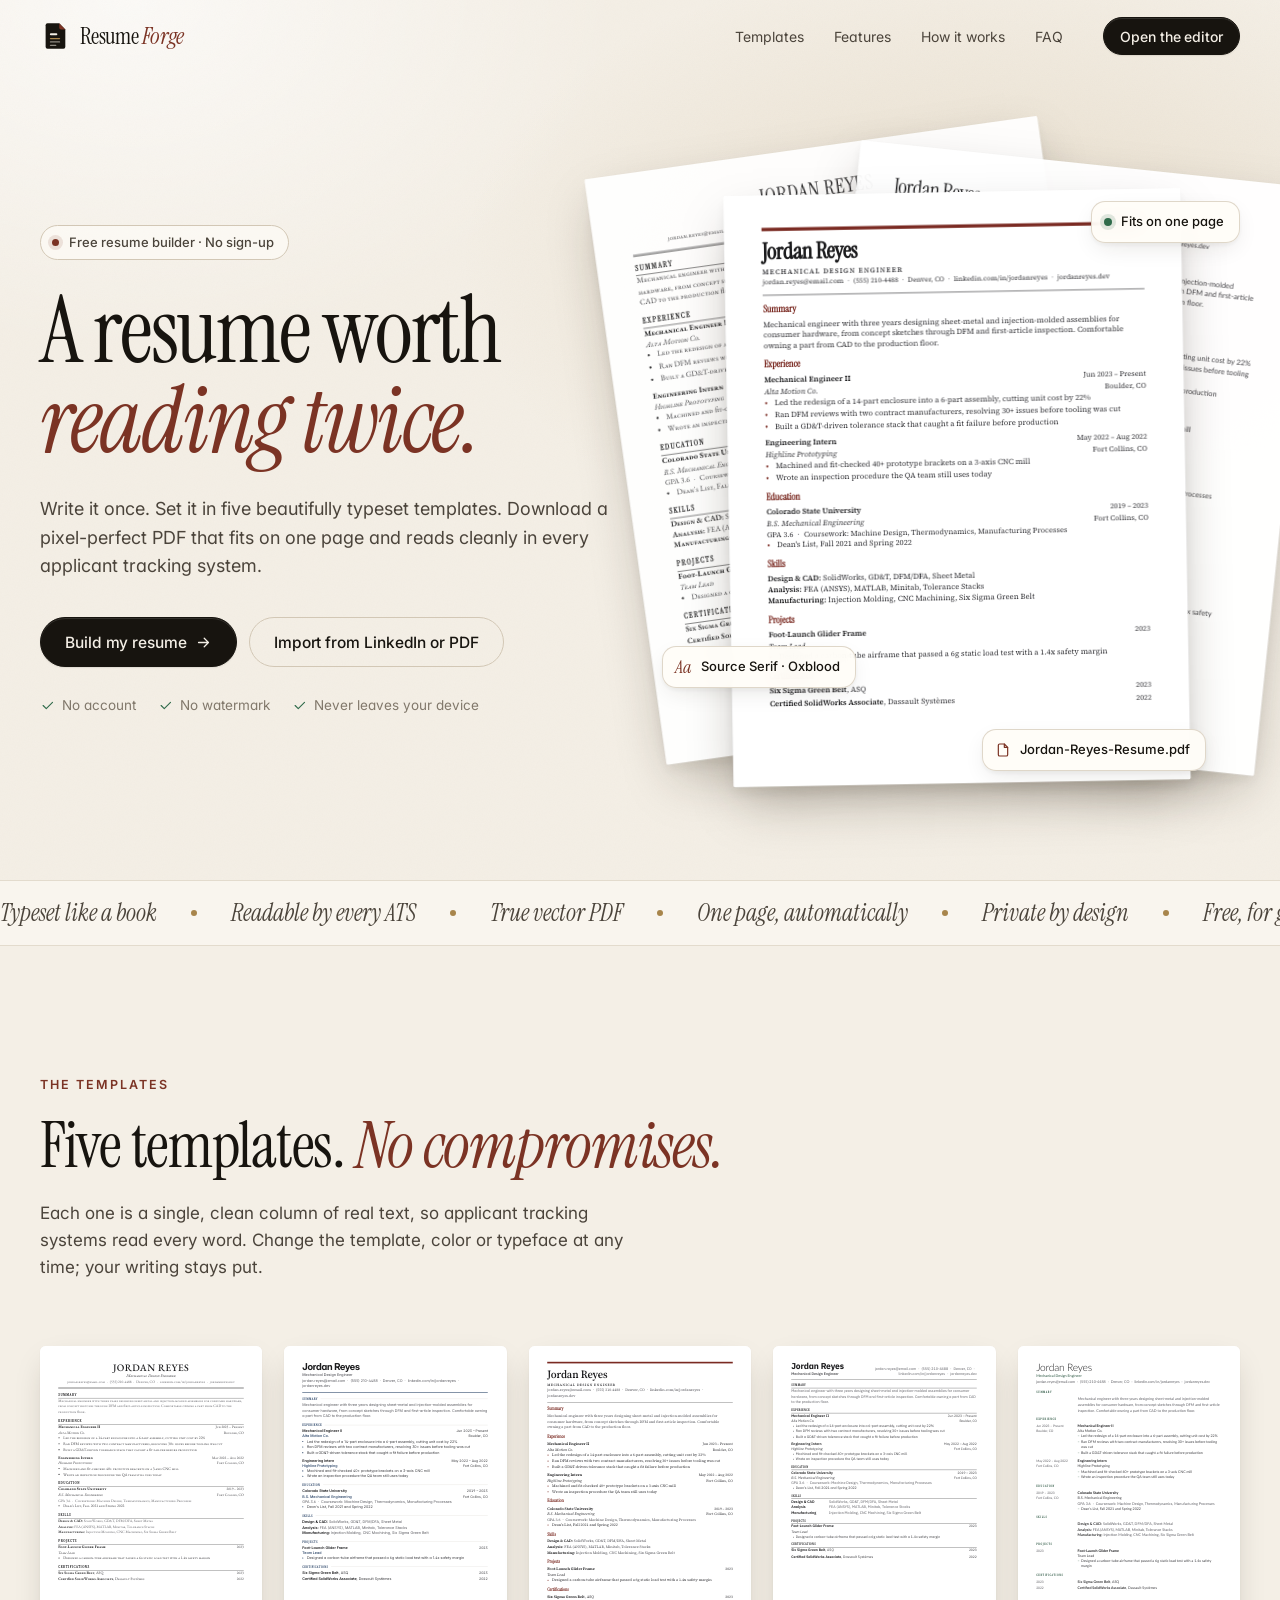
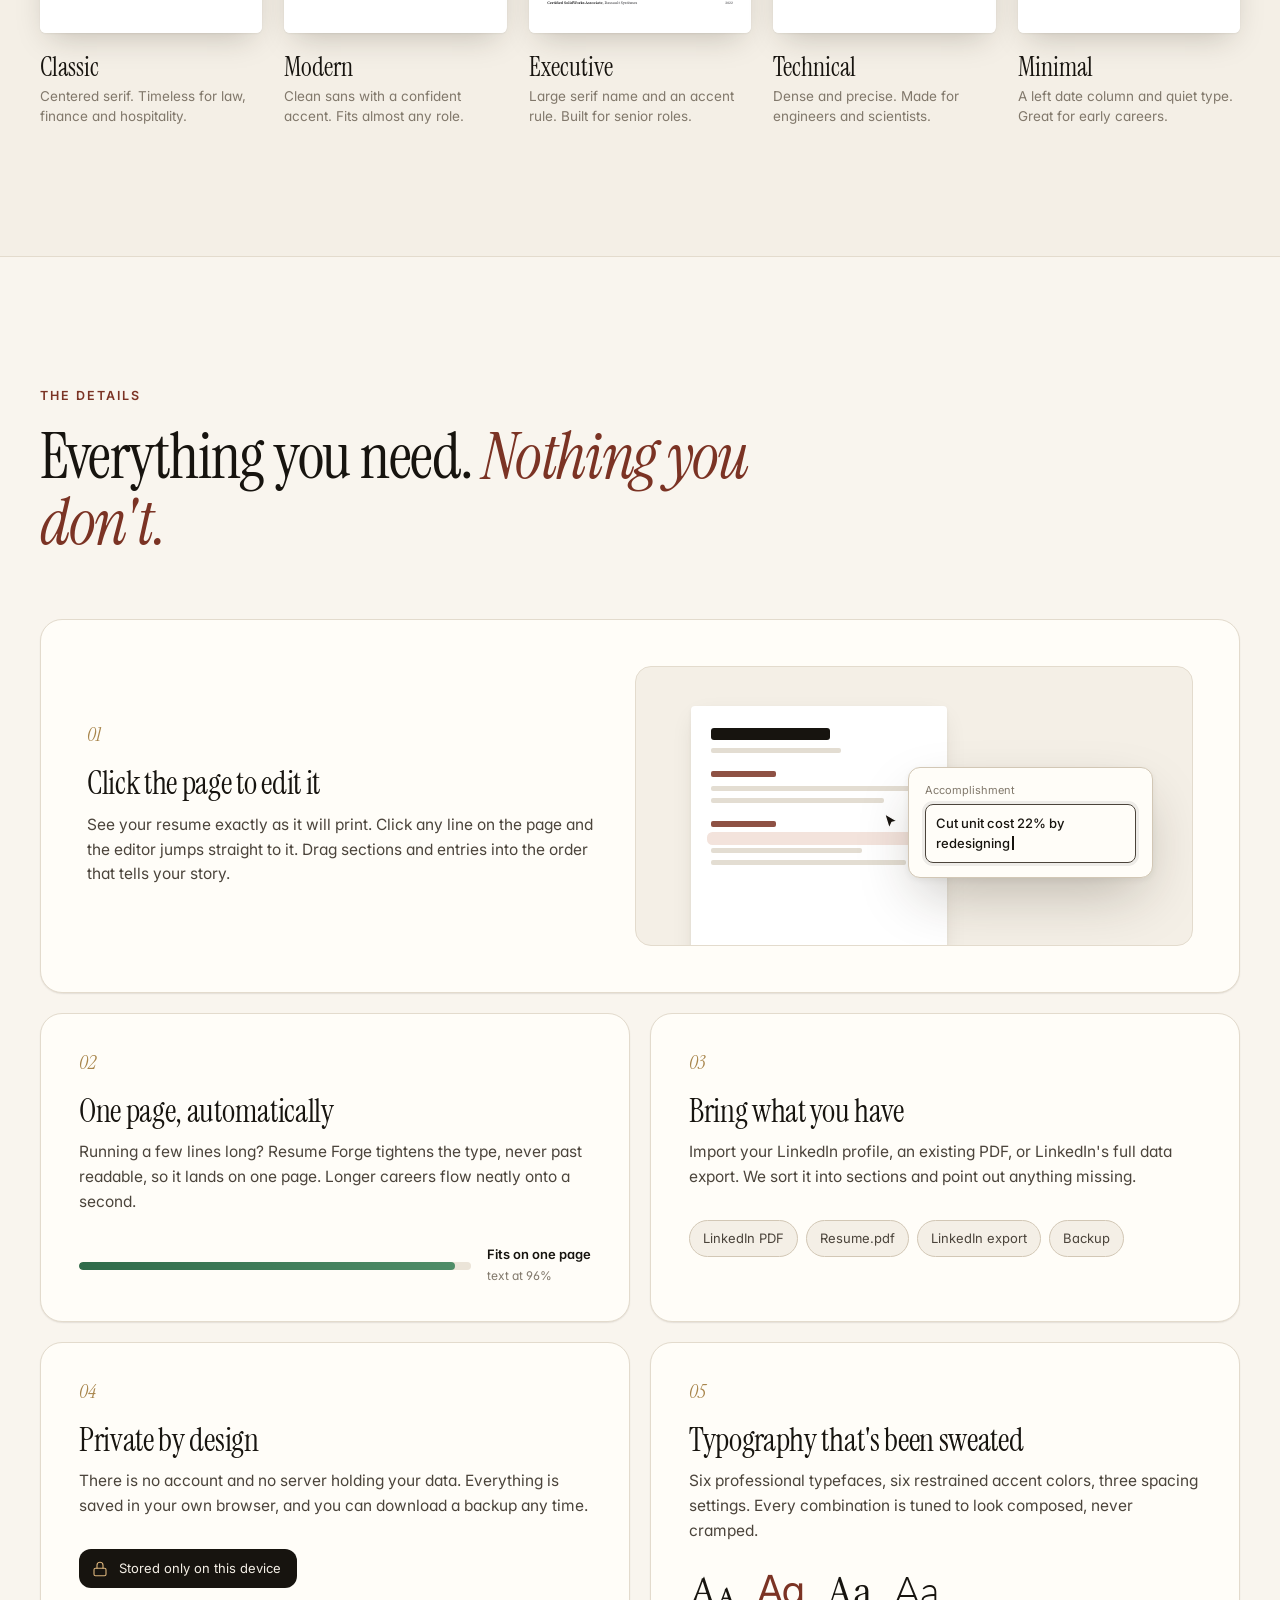
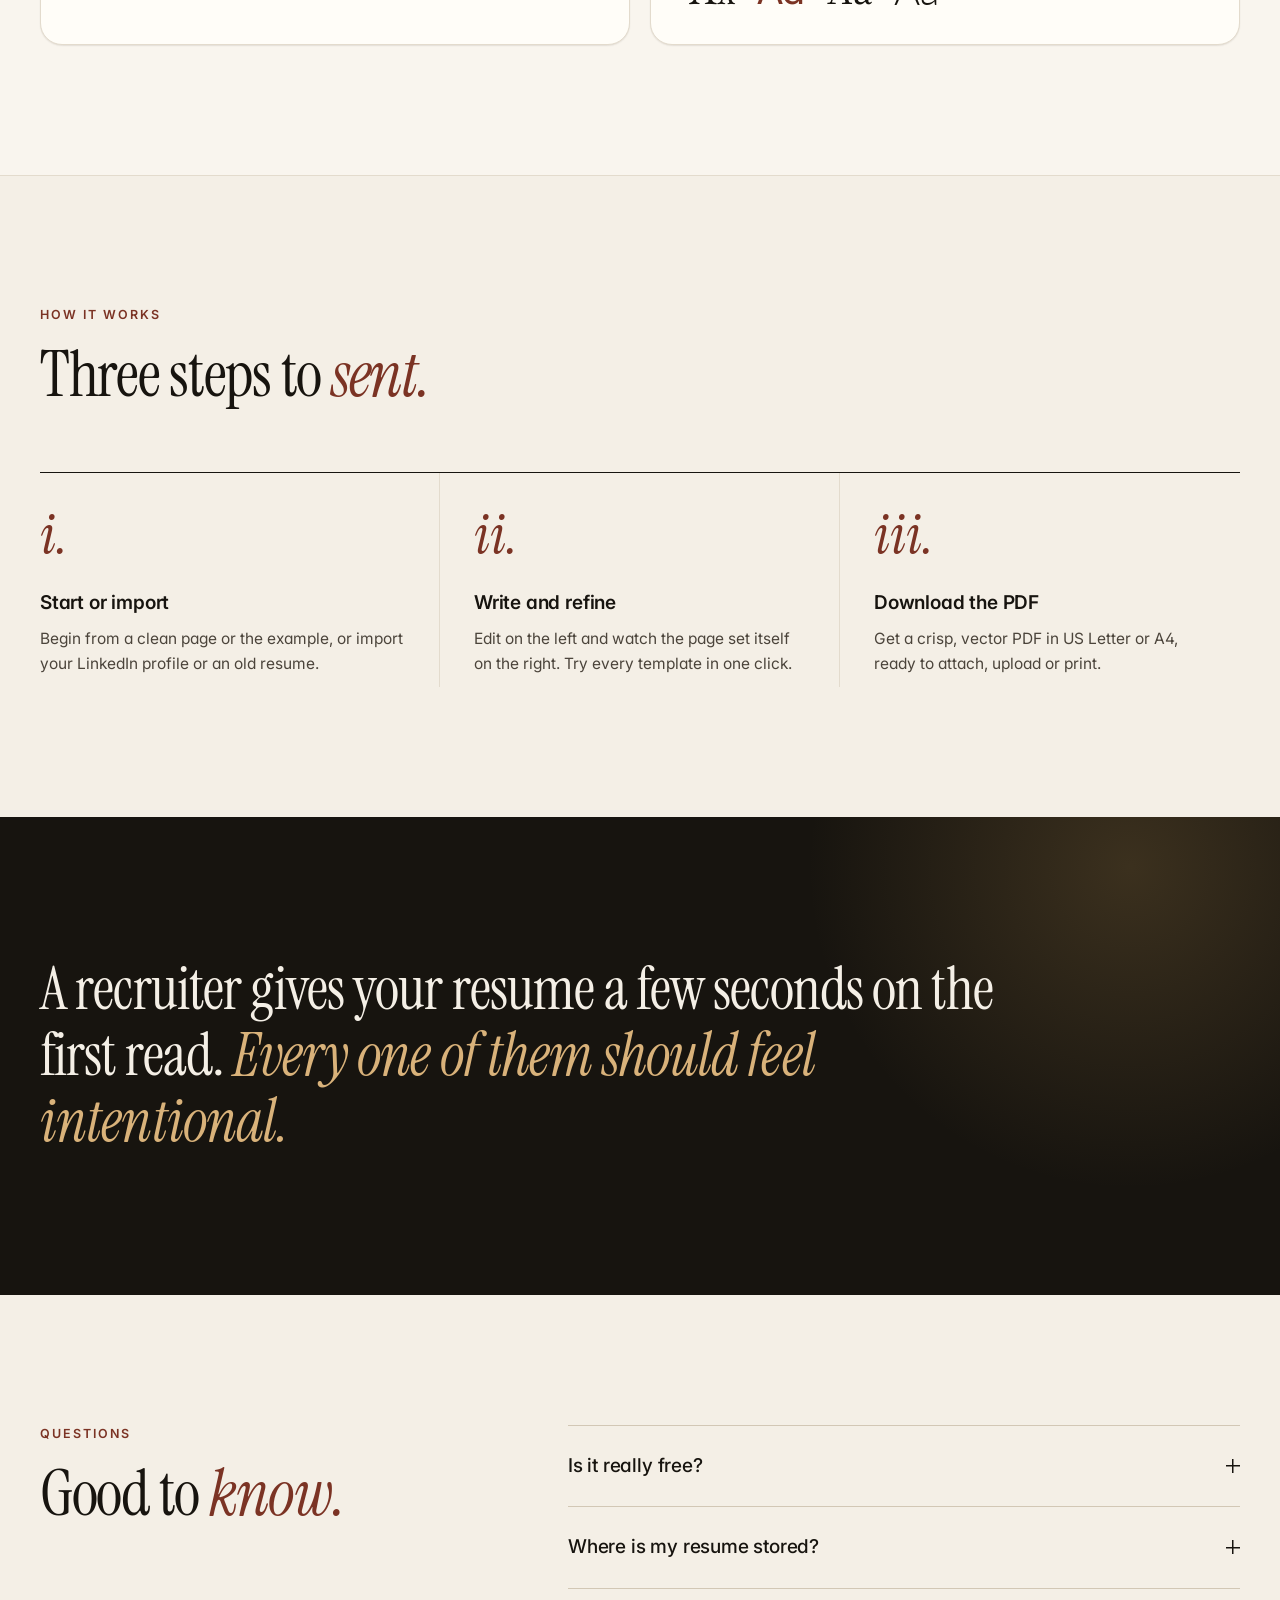
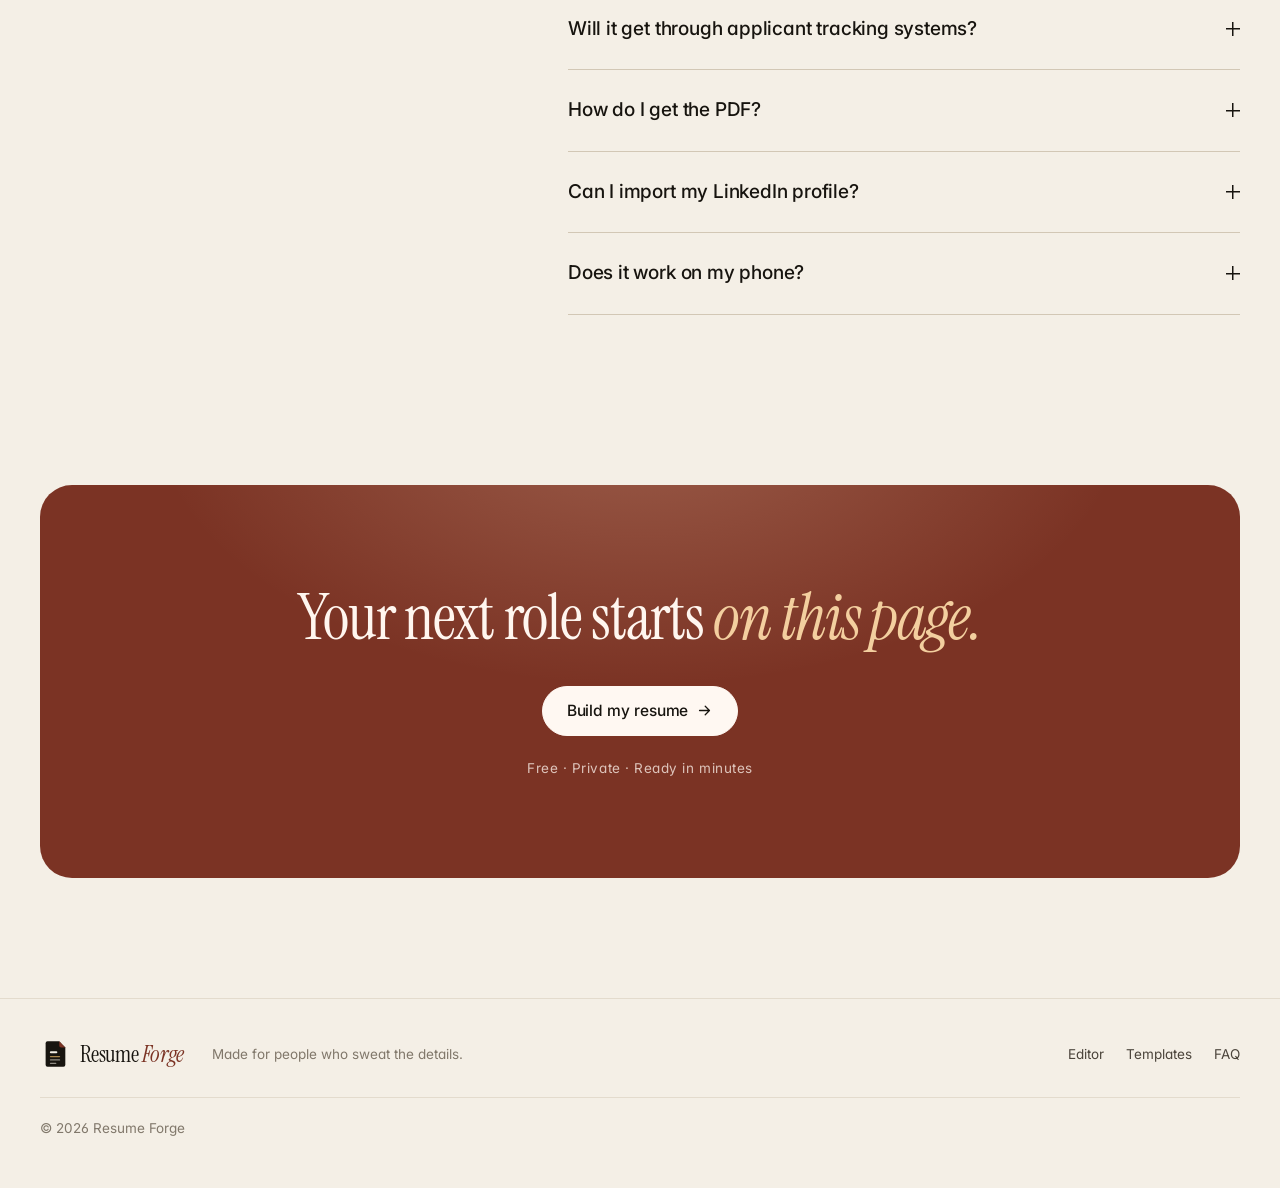
<file: index.html>
<!doctype html>
<html lang="en" class="no-js">
<head>
  <meta charset="utf-8">
  <meta name="viewport" content="width=device-width, initial-scale=1, viewport-fit=cover">
  <title>Resume Forge · A resume worth reading twice</title>
  <meta name="description" content="Write your resume once, set it in five beautifully typeset templates, and download a pixel-perfect PDF. Free, private, no account needed.">
  <meta name="theme-color" content="#f4efe6">
  <link rel="icon" href="assets/favicon.svg" type="image/svg+xml">
  <meta property="og:type" content="website">
  <meta property="og:title" content="Resume Forge · A resume worth reading twice">
  <meta property="og:description" content="Five typeset templates, automatic one-page fit, and a pixel-perfect PDF. Free and private.">
  <meta property="og:image" content="assets/og.png">
  <meta name="twitter:card" content="summary_large_image">
  <link rel="preconnect" href="https://fonts.googleapis.com">
  <link rel="preconnect" href="https://fonts.gstatic.com" crossorigin>
  <link rel="stylesheet" href="https://fonts.googleapis.com/css2?family=Instrument+Serif:ital@0;1&family=Inter:wght@300..700&family=IBM+Plex+Sans:ital,wght@0,400;0,500;0,600;0,700;1,400&family=Lato:ital,wght@0,300;0,400;0,700;1,400&family=Source+Serif+4:ital,wght@0,400;0,600;0,700;1,400&family=EB+Garamond:ital,wght@0,400;0,500;0,600;0,700;1,400&display=swap">
  <link rel="stylesheet" href="css/base.css">
  <link rel="stylesheet" href="css/resume.css">
  <link rel="stylesheet" href="css/landing.css">
</head>
<body class="landing">
  <header class="nav" id="nav">
    <div class="wrap nav-in">
      <a class="brand" href="./" aria-label="Resume Forge home">
        <img class="brand-mark" src="assets/favicon.svg" alt="">
        <span class="brand-name">Resume <em>Forge</em></span>
      </a>
      <nav class="nav-links" aria-label="Main">
        <a href="#templates">Templates</a>
        <a href="#features">Features</a>
        <a href="#how">How it works</a>
        <a href="#faq">FAQ</a>
      </nav>
      <a class="btn btn-primary nav-cta" href="app.html">Open the editor</a>
    </div>
  </header>

  <main>
    <!-- Hero -->
    <section class="hero">
      <div class="wrap hero-in">
        <div class="hero-copy">
          <p class="eyebrow reveal"><span class="eyebrow-dot"></span>Free resume builder · No sign-up</p>
          <h1 class="reveal">A resume worth <em>reading twice.</em></h1>
          <p class="lede reveal">Write it once. Set it in five beautifully typeset templates. Download a pixel-perfect PDF that fits on one page and reads cleanly in every applicant tracking system.</p>
          <div class="hero-ctas reveal">
            <a class="btn btn-primary btn-lg" href="app.html">Build my resume <svg viewBox="0 0 24 24" fill="none" stroke="currentColor" stroke-width="1.8" stroke-linecap="round" stroke-linejoin="round" aria-hidden="true"><path d="M5 12h14M13 6l6 6-6 6"/></svg></a>
            <a class="btn btn-lg btn-quiet" href="app.html?import=1">Import from LinkedIn or PDF</a>
          </div>
          <ul class="assurances reveal" aria-label="Promises">
            <li><svg viewBox="0 0 24 24" fill="none" stroke="currentColor" stroke-width="1.8" stroke-linecap="round" stroke-linejoin="round" aria-hidden="true"><path d="m5 12 5 5L20 7"/></svg>No account</li>
            <li><svg viewBox="0 0 24 24" fill="none" stroke="currentColor" stroke-width="1.8" stroke-linecap="round" stroke-linejoin="round" aria-hidden="true"><path d="m5 12 5 5L20 7"/></svg>No watermark</li>
            <li><svg viewBox="0 0 24 24" fill="none" stroke="currentColor" stroke-width="1.8" stroke-linecap="round" stroke-linejoin="round" aria-hidden="true"><path d="m5 12 5 5L20 7"/></svg>Never leaves your device</li>
          </ul>
        </div>
        <div class="hero-art" aria-hidden="true">
          <div class="sheet sheet-back" data-render="classic"></div>
          <div class="sheet sheet-mid" data-render="minimal"></div>
          <div class="sheet sheet-front" data-render="executive"></div>
          <div class="float f1"><span class="fdot"></span>Fits on one page</div>
          <div class="float f2"><span class="serif-i">Aa</span>Source Serif · Oxblood</div>
          <div class="float f3"><svg viewBox="0 0 24 24" fill="none" stroke="currentColor" stroke-width="1.8" stroke-linecap="round" stroke-linejoin="round"><path d="M14 3H7a2 2 0 0 0-2 2v14a2 2 0 0 0 2 2h10a2 2 0 0 0 2-2V8z"/><path d="M14 3v5h5"/></svg>Jordan-Reyes-Resume.pdf</div>
        </div>
      </div>
    </section>

    <!-- Principles strip -->
    <section class="strip" aria-label="Principles">
      <div class="strip-track">
        <span>Typeset like a book</span><i></i><span>Readable by every ATS</span><i></i><span>True vector PDF</span><i></i><span>One page, automatically</span><i></i><span>Private by design</span><i></i><span>Free, for good</span><i></i>
        <span aria-hidden="true">Typeset like a book</span><i></i><span aria-hidden="true">Readable by every ATS</span><i></i><span aria-hidden="true">True vector PDF</span><i></i><span aria-hidden="true">One page, automatically</span><i></i><span aria-hidden="true">Private by design</span><i></i><span aria-hidden="true">Free, for good</span><i></i>
      </div>
    </section>

    <!-- Templates -->
    <section class="section" id="templates">
      <div class="wrap">
        <div class="sec-head reveal">
          <p class="kicker">The templates</p>
          <h2>Five templates. <em>No compromises.</em></h2>
          <p class="sec-lede">Each one is a single, clean column of real text, so applicant tracking systems read every word. Change the template, color or typeface at any time; your writing stays put.</p>
        </div>
        <div class="tpl-row" id="tpl-row"></div>
      </div>
    </section>

    <!-- Features -->
    <section class="section section-alt" id="features">
      <div class="wrap">
        <div class="sec-head reveal">
          <p class="kicker">The details</p>
          <h2>Everything you need. <em>Nothing you don't.</em></h2>
        </div>
        <div class="features">
          <article class="feat feat-wide reveal">
            <div class="feat-copy">
              <span class="num">01</span>
              <h3>Click the page to edit it</h3>
              <p>See your resume exactly as it will print. Click any line on the page and the editor jumps straight to it. Drag sections and entries into the order that tells your story.</p>
            </div>
            <div class="feat-art art-click" aria-hidden="true">
              <div class="mini-page">
                <div class="mp-name"></div><div class="mp-line w60"></div>
                <div class="mp-h"></div><div class="mp-line"></div><div class="mp-line w80"></div>
                <div class="mp-h"></div><div class="mp-line hl"></div><div class="mp-line w70"></div><div class="mp-line w90"></div>
              </div>
              <div class="cursor"><svg viewBox="0 0 24 24"><path d="M5 3l14 8-6 1.5L10 19z" fill="#17140f" stroke="#fff" stroke-width="1.5" stroke-linejoin="round"/></svg></div>
              <div class="mini-field"><span>Accomplishment</span><b>Cut unit cost 22% by redesigning<i></i></b></div>
            </div>
          </article>
          <article class="feat reveal">
            <span class="num">02</span>
            <h3>One page, automatically</h3>
            <p>Running a few lines long? Resume Forge tightens the type, never past readable, so it lands on one page. Longer careers flow neatly onto a second.</p>
            <div class="art-fit" aria-hidden="true"><div class="fit-bar"><span></span></div><div class="fit-label"><b>Fits on one page</b><span>text at 96%</span></div></div>
          </article>
          <article class="feat reveal">
            <span class="num">03</span>
            <h3>Bring what you have</h3>
            <p>Import your LinkedIn profile, an existing PDF, or LinkedIn's full data export. We sort it into sections and point out anything missing.</p>
            <div class="art-chips" aria-hidden="true"><span>LinkedIn PDF</span><span>Resume.pdf</span><span>LinkedIn export</span><span>Backup</span></div>
          </article>
          <article class="feat reveal">
            <span class="num">04</span>
            <h3>Private by design</h3>
            <p>There is no account and no server holding your data. Everything is saved in your own browser, and you can download a backup any time.</p>
            <div class="art-lock" aria-hidden="true"><svg viewBox="0 0 24 24" fill="none" stroke="currentColor" stroke-width="1.5" stroke-linecap="round" stroke-linejoin="round"><rect x="4" y="11" width="16" height="10" rx="2"/><path d="M8 11V7a4 4 0 0 1 8 0v4"/></svg><span>Stored only on this device</span></div>
          </article>
          <article class="feat reveal">
            <span class="num">05</span>
            <h3>Typography that's been sweated</h3>
            <p>Six professional typefaces, six restrained accent colors, three spacing settings. Every combination is tuned to look composed, never cramped.</p>
            <div class="art-type" aria-hidden="true"><span style="font-family:'EB Garamond',serif">Aa</span><span style="font-family:'Inter',sans-serif">Aa</span><span style="font-family:'Source Serif 4',serif">Aa</span><span style="font-family:'Lato',sans-serif;font-weight:300">Aa</span></div>
          </article>
        </div>
      </div>
    </section>

    <!-- How it works -->
    <section class="section" id="how">
      <div class="wrap">
        <div class="sec-head reveal">
          <p class="kicker">How it works</p>
          <h2>Three steps to <em>sent.</em></h2>
        </div>
        <ol class="steps">
          <li class="reveal"><span class="step-n">i.</span><h3>Start or import</h3><p>Begin from a clean page or the example, or import your LinkedIn profile or an old resume.</p></li>
          <li class="reveal"><span class="step-n">ii.</span><h3>Write and refine</h3><p>Edit on the left and watch the page set itself on the right. Try every template in one click.</p></li>
          <li class="reveal"><span class="step-n">iii.</span><h3>Download the PDF</h3><p>Get a crisp, vector PDF in US Letter or A4, ready to attach, upload or print.</p></li>
        </ol>
      </div>
    </section>

    <!-- Manifesto -->
    <section class="manifesto">
      <div class="wrap">
        <blockquote class="reveal">
          <p>A recruiter gives your resume a few seconds on the first read. <em>Every one of them should feel intentional.</em></p>
        </blockquote>
      </div>
    </section>

    <!-- FAQ -->
    <section class="section" id="faq">
      <div class="wrap faq-wrap">
        <div class="sec-head reveal">
          <p class="kicker">Questions</p>
          <h2>Good to <em>know.</em></h2>
        </div>
        <div class="faq reveal">
          <details>
            <summary>Is it really free?</summary>
            <p>Yes. Every template, every feature and every download is free. There's no trial, no paywall at the download button, and no watermark.</p>
          </details>
          <details>
            <summary>Where is my resume stored?</summary>
            <p>Only in your browser, on your device. Nothing is sent to a server. To move to another computer, or to keep a safe copy, use <b>Backup</b> to download a file you can import later.</p>
          </details>
          <details>
            <summary>Will it get through applicant tracking systems?</summary>
            <p>All five templates use a single column of real, selectable text with standard section headings, the format applicant tracking systems read most reliably. There are no images, tables or text boxes hiding your words.</p>
          </details>
          <details>
            <summary>How do I get the PDF?</summary>
            <p>Click <b>Download PDF</b>. Your browser's print window opens with the page size and margins already set; choose <b>Save as PDF</b>. The result is a sharp vector file, not a screenshot.</p>
          </details>
          <details>
            <summary>Can I import my LinkedIn profile?</summary>
            <p>Yes, two ways. The quickest: on your profile, choose <i>Resources › Save to PDF</i> and import that file. The most accurate: request LinkedIn's data export and import the ZIP when it arrives.</p>
          </details>
          <details>
            <summary>Does it work on my phone?</summary>
            <p>It does. Switch between editing and the live preview with one tap. For long editing sessions, a larger screen is more comfortable.</p>
          </details>
        </div>
      </div>
    </section>

    <!-- Final CTA -->
    <section class="final">
      <div class="wrap final-in reveal">
        <h2>Your next role starts <em>on this page.</em></h2>
        <a class="btn btn-lg btn-light" href="app.html">Build my resume <svg viewBox="0 0 24 24" fill="none" stroke="currentColor" stroke-width="1.8" stroke-linecap="round" stroke-linejoin="round" aria-hidden="true"><path d="M5 12h14M13 6l6 6-6 6"/></svg></a>
        <p>Free · Private · Ready in minutes</p>
      </div>
    </section>
  </main>

  <footer class="foot">
    <div class="wrap foot-in">
      <a class="brand" href="./" aria-label="Resume Forge home"><img class="brand-mark" src="assets/favicon.svg" alt=""><span class="brand-name">Resume <em>Forge</em></span></a>
      <p>Made for people who sweat the details.</p>
      <nav aria-label="Footer"><a href="app.html">Editor</a><a href="#templates">Templates</a><a href="#faq">FAQ</a></nav>
      <p class="copy">© <span id="year">2026</span> Resume Forge</p>
    </div>
  </footer>

  <script type="module" src="js/landing.js"></script>
</body>
</html>
</file>
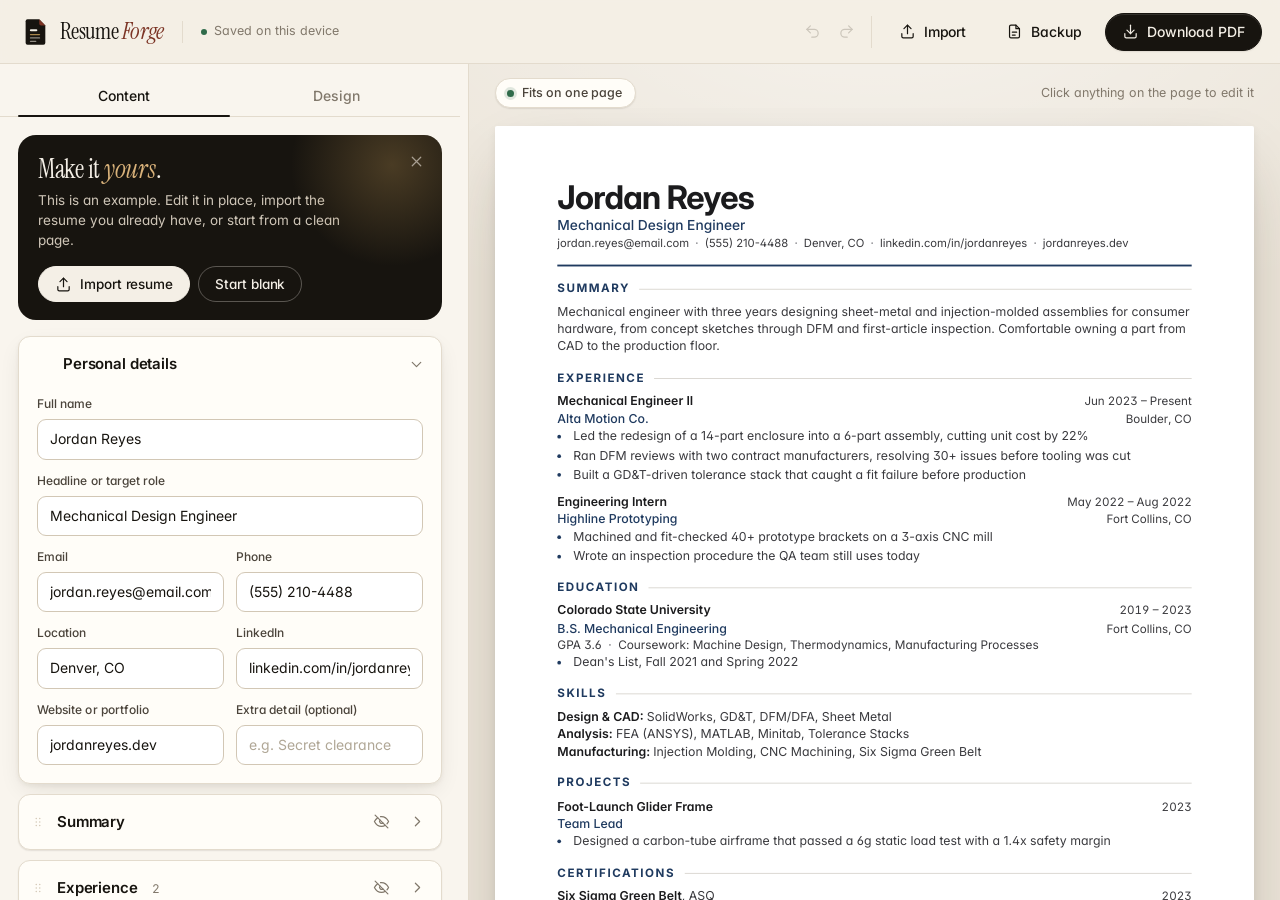
<file: app.html>
<!doctype html>
<html lang="en">
<head>
  <meta charset="utf-8">
  <meta name="viewport" content="width=device-width, initial-scale=1, viewport-fit=cover">
  <title>Editor · Resume Forge</title>
  <meta name="description" content="Write, design and download a polished resume. Free, private, and no account needed.">
  <meta name="theme-color" content="#f4efe6">
  <meta name="robots" content="noindex">
  <link rel="icon" href="assets/favicon.svg" type="image/svg+xml">
  <link rel="preconnect" href="https://fonts.googleapis.com">
  <link rel="preconnect" href="https://fonts.gstatic.com" crossorigin>
  <link rel="stylesheet" href="https://fonts.googleapis.com/css2?family=Instrument+Serif:ital@0;1&family=Inter:wght@300..700&family=IBM+Plex+Sans:ital,wght@0,400;0,500;0,600;0,700;1,400&family=Lato:ital,wght@0,300;0,400;0,700;1,400&family=Source+Serif+4:ital,wght@0,400;0,600;0,700;1,400&family=EB+Garamond:ital,wght@0,400;0,500;0,600;0,700;1,400&family=Libre+Baskerville:ital,wght@0,400;0,700;1,400&display=swap">
  <link rel="stylesheet" href="css/base.css">
  <link rel="stylesheet" href="css/resume.css">
  <link rel="stylesheet" href="css/app.css">
</head>
<body class="app">
  <a class="skip" href="#panel">Skip to editor</a>

  <header class="topbar">
    <a class="brand" href="./" aria-label="Resume Forge home">
      <img class="brand-mark" src="assets/favicon.svg" alt="">
      <span class="brand-name">Resume <em>Forge</em></span>
    </a>
    <span class="save-state" id="save-state" aria-live="polite"><span class="dot"></span><span class="txt">Saved on this device</span></span>
    <div class="tb-actions">
      <div class="tb-group">
        <button class="icon-btn" id="btn-undo" type="button" aria-label="Undo" title="Undo (Ctrl+Z)" disabled></button>
        <button class="icon-btn" id="btn-redo" type="button" aria-label="Redo" title="Redo (Ctrl+Shift+Z)" disabled></button>
      </div>
      <button class="btn btn-ghost tb-hide-sm" id="btn-import" type="button"></button>
      <button class="btn btn-ghost tb-hide-sm" id="btn-export" type="button"></button>
      <button class="icon-btn tb-more" id="btn-more" type="button" aria-label="More actions" aria-haspopup="menu" aria-expanded="false"></button>
      <button class="btn btn-primary" id="btn-pdf" type="button"></button>
    </div>
    <div class="menu" id="more-menu" role="menu" hidden>
      <button role="menuitem" type="button" data-act="import"></button>
      <button role="menuitem" type="button" data-act="export"></button>
    </div>
  </header>

  <main class="workspace">
    <aside class="panel" id="panel" tabindex="-1" aria-label="Editor">
      <div class="tabs" role="tablist" aria-label="Editor sections">
        <button role="tab" id="tab-content" aria-controls="pane-content" aria-selected="true" type="button">Content</button>
        <button role="tab" id="tab-design" aria-controls="pane-design" aria-selected="false" type="button" tabindex="-1">Design</button>
        <span class="tab-ink" aria-hidden="true"></span>
      </div>
      <div class="pane" id="pane-content" role="tabpanel" aria-labelledby="tab-content"></div>
      <div class="pane" id="pane-design" role="tabpanel" aria-labelledby="tab-design" hidden></div>
    </aside>

    <div class="divider" id="divider" role="separator" aria-orientation="vertical" aria-label="Resize editor" tabindex="0"></div>

    <section class="stage" id="stage" aria-label="Resume preview">
      <div class="stage-bar">
        <span class="fit-pill" id="fit-pill"><span class="dot"></span><span class="txt">Fits on one page</span></span>
        <span class="stage-hint">Click anything on the page to edit it</span>
      </div>
      <div class="canvas" id="canvas">
        <div class="scaler" id="scaler"><div class="pages" id="pages"></div></div>
      </div>
    </section>
  </main>

  <nav class="mobile-switch" aria-label="View">
    <button type="button" data-view="edit" aria-pressed="true">Edit</button>
    <button type="button" data-view="preview" aria-pressed="false">Preview</button>
  </nav>

  <dialog class="dlg" id="import-dlg" aria-labelledby="import-title">
    <form method="dialog" class="dlg-x"><button class="icon-btn" aria-label="Close" value="cancel"></button></form>
    <div class="dlg-body" id="import-body"></div>
  </dialog>

  <dialog class="dlg dlg-sm" id="confirm-dlg" aria-labelledby="confirm-title">
    <div class="dlg-body">
      <h2 class="dlg-title" id="confirm-title"></h2>
      <p class="dlg-text" id="confirm-text"></p>
      <div class="dlg-actions">
        <button class="btn" type="button" data-answer="no">Cancel</button>
        <button class="btn btn-primary" type="button" data-answer="yes" id="confirm-yes">Continue</button>
      </div>
    </div>
  </dialog>

  <div class="toast" id="toast" role="status" aria-live="polite" hidden></div>
  <input type="file" id="file-input" accept=".pdf,.json,.zip,.csv,application/pdf,application/json" multiple hidden>
  <div id="print-root" aria-hidden="true"></div>
  <style id="page-style"></style>

  <script type="module" src="js/app.js"></script>
</body>
</html>
</file>
<file: css/base.css>
/* Design tokens and shared components: warm paper, deep ink, one oxblood accent. */
:root {
  --paper: #f4efe6;
  --paper-2: #ebe4d8;
  --surface: #fffdf8;
  --surface-2: #f9f5ee;
  --ink: #17140f;
  --ink-2: #4b443b;
  --ink-3: #81786b;
  --line: #e3dbcd;
  --line-2: #d2c7b5;
  --accent: #7b3324;
  --accent-ink: #5e2519;
  --accent-wash: #f3e3dc;
  --gold: #a8854b;
  --ok: #2f6b4a;
  --warn: #9a5b12;
  --danger: #9b2c22;

  --display: "Instrument Serif", "Iowan Old Style", Georgia, serif;
  --ui: "Inter", system-ui, -apple-system, "Segoe UI", sans-serif;

  --r-sm: 8px;
  --r: 12px;
  --r-lg: 18px;
  --shadow-1: 0 1px 2px rgba(40, 30, 15, 0.06), 0 1px 1px rgba(40, 30, 15, 0.04);
  --shadow-2: 0 2px 4px rgba(40, 30, 15, 0.05), 0 8px 24px -6px rgba(40, 30, 15, 0.12);
  --shadow-3: 0 2px 6px rgba(40, 30, 15, 0.06), 0 24px 60px -12px rgba(40, 30, 15, 0.28);
  --ease: cubic-bezier(0.22, 1, 0.36, 1);
}

*, *::before, *::after { box-sizing: border-box; }
html { -webkit-text-size-adjust: 100%; }
body {
  margin: 0;
  background: var(--paper);
  color: var(--ink);
  font-family: var(--ui);
  font-size: 15px;
  line-height: 1.5;
  -webkit-font-smoothing: antialiased;
  -moz-osx-font-smoothing: grayscale;
  font-feature-settings: "cv11", "ss01";
}
img, svg { display: block; }
button, input, textarea, select { font: inherit; color: inherit; }
a { color: inherit; }
[hidden] { display: none !important; }
::selection { background: var(--accent-wash); color: var(--accent-ink); }

:focus-visible { outline: 2px solid var(--accent); outline-offset: 2px; }

.sr-only {
  position: absolute; width: 1px; height: 1px; padding: 0; margin: -1px;
  overflow: hidden; clip: rect(0, 0, 0, 0); white-space: nowrap; border: 0;
}

/* ---------- brand ---------- */
.brand { display: inline-flex; align-items: center; gap: 10px; text-decoration: none; color: var(--ink); }
.brand-mark { width: 30px; height: 30px; flex: none; }
.brand-name { font-family: var(--display); font-size: 23px; letter-spacing: -0.01em; line-height: 1; }
.brand-name em { font-style: italic; color: var(--accent); }

/* ---------- buttons ---------- */
.btn {
  --h: 38px;
  display: inline-flex; align-items: center; justify-content: center; gap: 8px;
  height: var(--h); padding: 0 16px;
  border-radius: 999px;
  border: 1px solid var(--line-2);
  background: var(--surface);
  color: var(--ink);
  font-size: 14px; font-weight: 500; letter-spacing: -0.005em;
  text-decoration: none; white-space: nowrap;
  cursor: pointer;
  transition: background 0.2s var(--ease), border-color 0.2s var(--ease), transform 0.2s var(--ease), box-shadow 0.2s var(--ease);
}
.btn:hover { border-color: var(--ink-3); background: #fff; }
.btn:active { transform: translateY(1px); }
.btn svg { width: 17px; height: 17px; flex: none; }
.btn-primary { background: var(--ink); color: var(--paper); border-color: var(--ink); box-shadow: 0 1px 0 rgba(255, 255, 255, 0.12) inset, var(--shadow-1); }
.btn-primary:hover { background: #2a251e; border-color: #2a251e; }
.btn-accent { background: var(--accent); color: #fff8f3; border-color: var(--accent); }
.btn-accent:hover { background: var(--accent-ink); border-color: var(--accent-ink); }
.btn-ghost { background: transparent; border-color: transparent; }
.btn-ghost:hover { background: var(--paper-2); border-color: transparent; }
.btn-lg { --h: 50px; padding: 0 24px; font-size: 15.5px; }
.btn-sm { --h: 32px; padding: 0 12px; font-size: 13px; }
.btn-danger { color: var(--danger); }
.btn-danger:hover { border-color: var(--danger); background: #fff6f4; }

.icon-btn {
  display: inline-grid; place-items: center;
  width: 32px; height: 32px; flex: none;
  border: 0; border-radius: 8px;
  background: transparent; color: var(--ink-3);
  cursor: pointer;
  transition: background 0.15s, color 0.15s;
}
.icon-btn:hover { background: var(--paper-2); color: var(--ink); }
.icon-btn:disabled { opacity: 0.35; cursor: default; background: transparent; }
.icon-btn svg { width: 17px; height: 17px; }

.kbd {
  font: 500 11px/1 var(--ui);
  padding: 3px 5px; border-radius: 5px;
  border: 1px solid var(--line-2); background: var(--surface-2); color: var(--ink-3);
}

@media (prefers-reduced-motion: reduce) {
  *, *::before, *::after { animation-duration: 0.01ms !important; transition-duration: 0.01ms !important; scroll-behavior: auto !important; }
}
</file>
<file: css/resume.css>
/* Resume page and the five templates. Every size scales with --s (density and fit). */

.rs-page {
  box-sizing: border-box;
  background: #fff;
  overflow: hidden;
  position: relative;
}

.rs {
  --ink: #1b1b1d;
  --ink-2: #3a3a3e;
  --ink-3: #5c5c62;
  --hair: #d9d6d0;
  font-family: var(--font);
  font-size: calc(var(--s) * 10.2px);
  line-height: 1.4;
  color: var(--ink);
  text-rendering: geometricPrecision;
  -webkit-font-smoothing: antialiased;
  font-kerning: normal;
  font-variant-numeric: lining-nums;
}
.rs * { box-sizing: border-box; }
.rs p, .rs h1, .rs h2, .rs ul { margin: 0; }

/* ---------- header ---------- */
.rs-head { padding-bottom: calc(var(--s) * 10px); }
.rs-name {
  font-size: calc(var(--s) * 25px);
  font-weight: 600;
  line-height: 1.1;
  letter-spacing: -0.012em;
  color: var(--ink);
}
.rs-role {
  margin-top: calc(var(--s) * 3px);
  font-size: calc(var(--s) * 11.4px);
  font-weight: 500;
  color: var(--accent);
}
.rs-contact {
  margin-top: calc(var(--s) * 7px);
  font-size: calc(var(--s) * 9.3px);
  color: var(--ink-2);
  line-height: 1.55;
}
.rs-ci { white-space: nowrap; }
.rs-sep::before { content: "·"; margin: 0 0.55em; color: var(--ink-3); }

/* ---------- sections ---------- */
.rs-sec { margin-top: calc(var(--s) * 12px); }
.rs-cont { margin-top: 0; }
.rs-h {
  font-size: calc(var(--s) * 9.6px);
  font-weight: 700;
  letter-spacing: 0.13em;
  text-transform: uppercase;
  color: var(--accent);
  padding-bottom: calc(var(--s) * 3.5px);
  margin-bottom: calc(var(--s) * 6.5px);
  border-bottom: 1px solid var(--hair);
}
.rs-para { color: var(--ink-2); }

.rs-entry { margin-bottom: calc(var(--s) * 8px); break-inside: avoid; }
.rs-entry:last-child { margin-bottom: 0; }
.rs-entry-line { margin-bottom: calc(var(--s) * 2.5px); }
.rs-when { display: none; }
.rs-line { display: flex; justify-content: space-between; align-items: baseline; gap: 1.2em; }
.rs-title { font-weight: 600; color: var(--ink); }
.rs-strong { font-weight: 600; }
.rs-issuer { color: var(--ink-2); }
.rs-date, .rs-loc {
  flex: none;
  white-space: nowrap;
  font-size: 0.94em;
  color: var(--ink-2);
  font-variant-numeric: tabular-nums lining-nums;
}
.rs-line2 { margin-top: 0.05em; }
.rs-sub { font-style: italic; color: var(--ink-2); }
.rs-meta { margin-top: 0.15em; color: var(--ink-2); font-size: 0.96em; }

.rs-bul { margin-top: calc(var(--s) * 3px); padding-left: 1.15em; color: var(--ink-2); }
.rs-bul li { margin: 0 0 calc(var(--s) * 1.6px); padding-left: 0.15em; }
.rs-bul li:last-child { margin-bottom: 0; }
.rs-bul li::marker { color: var(--accent); font-size: 0.9em; }

.rs-skill { margin-bottom: calc(var(--s) * 2px); color: var(--ink-2); }
.rs-skill:last-child { margin-bottom: 0; }
.rs-skill-k { font-weight: 600; color: var(--ink); }
.rs-skill-k::after { content: ": "; }

/* ---------- Classic: centered serif, quiet rules ---------- */
.t-classic { line-height: 1.38; font-size: calc(var(--s) * 10.9px); }
.t-classic .rs-head {
  text-align: center;
  border-bottom: 3px double var(--ink);
  padding-bottom: calc(var(--s) * 9px);
}
.t-classic .rs-name { font-size: calc(var(--s) * 28px); font-weight: 500; letter-spacing: 0.04em; text-transform: uppercase; }
.t-classic .rs-role { color: var(--ink-2); font-style: italic; font-weight: 400; font-size: calc(var(--s) * 12px); }
.t-classic .rs-h {
  color: var(--accent);
  font-weight: 600;
  font-size: calc(var(--s) * 11px);
  letter-spacing: 0.16em;
  border-bottom-color: var(--ink);
  border-bottom-width: 0.75px;
}
.t-classic .rs-title { font-weight: 700; }
.t-classic .rs-bul li::marker { color: var(--ink); }

/* ---------- Modern: confident sans, accent headings ---------- */
.t-modern .rs-name { font-size: calc(var(--s) * 27px); font-weight: 700; letter-spacing: -0.022em; }
.t-modern .rs-head { border-bottom: 2px solid var(--accent); }
.t-modern .rs-h { border-bottom: 0; padding-bottom: 0; margin-bottom: calc(var(--s) * 5.5px); display: flex; align-items: center; gap: 0.8em; }
.t-modern .rs-h::after { content: ""; flex: 1; height: 1px; background: var(--hair); }
.t-modern .rs-sub { font-style: normal; font-weight: 500; color: var(--accent); }

/* ---------- Executive: large serif name, accent rule ---------- */
.t-executive { font-size: calc(var(--s) * 10.6px); }
.t-executive .rs-head {
  border-top: calc(var(--s) * 5px) solid var(--accent);
  padding-top: calc(var(--s) * 14px);
  border-bottom: 1px solid var(--ink);
}
.t-executive .rs-name { font-size: calc(var(--s) * 31px); font-weight: 600; letter-spacing: -0.01em; }
.t-executive .rs-role { color: var(--ink-2); text-transform: uppercase; letter-spacing: 0.16em; font-size: calc(var(--s) * 9.4px); font-weight: 600; margin-top: calc(var(--s) * 6px); }
.t-executive .rs-h {
  text-transform: none;
  letter-spacing: 0;
  font-size: calc(var(--s) * 13.5px);
  font-weight: 600;
  color: var(--accent);
  border-bottom: 0;
  padding-bottom: 0;
  margin-bottom: calc(var(--s) * 5px);
}
.t-executive .rs-sec { margin-top: calc(var(--s) * 13px); }

/* ---------- Technical: dense, precise, contact on the right ---------- */
.t-technical { font-size: calc(var(--s) * 9.9px); line-height: 1.36; }
.t-technical .rs-head {
  display: flex;
  justify-content: space-between;
  align-items: flex-end;
  gap: 2em;
  border-bottom: 1.6px solid var(--ink);
  padding-bottom: calc(var(--s) * 8px);
}
.t-technical .rs-name { font-size: calc(var(--s) * 24px); font-weight: 700; letter-spacing: -0.015em; }
.t-technical .rs-role { color: var(--ink-2); }
.t-technical .rs-id { flex: none; }
.t-technical .rs-contact { text-align: right; flex: 0 1 auto; min-width: 0; margin-top: 0; }
.t-technical .rs-h { color: var(--ink); border-bottom: 1px solid var(--ink); letter-spacing: 0.1em; }
.t-technical .rs-sec { margin-top: calc(var(--s) * 10px); }
.t-technical .rs-entry { margin-bottom: calc(var(--s) * 6.5px); }
.t-technical .rs-skill { display: grid; grid-template-columns: 9.5em 1fr; gap: 0.8em; }
.t-technical .rs-skill-k::after { content: ""; }
.t-technical .rs-bul li::marker { content: "▪  "; font-size: 0.75em; color: var(--accent); }

/* ---------- Minimal: date column, airy ---------- */
.t-minimal { font-size: calc(var(--s) * 10.1px); line-height: 1.45; --col: 20%; }
.t-minimal .rs-head { padding-bottom: calc(var(--s) * 6px); }
.t-minimal .rs-name { font-size: calc(var(--s) * 29px); font-weight: 300; letter-spacing: -0.02em; }
.t-minimal .rs-role { color: var(--accent); font-weight: 400; }
.t-minimal .rs-sec { margin-top: calc(var(--s) * 14px); }
.t-minimal .rs-h {
  border-bottom: 0;
  padding-bottom: 0;
  font-size: calc(var(--s) * 8.6px);
  letter-spacing: 0.22em;
  font-weight: 700;
  margin-bottom: calc(var(--s) * 6px);
}
.t-minimal .rs-entry { display: grid; grid-template-columns: var(--col) 1fr; column-gap: 1.2em; }
.t-minimal .rs-when {
  display: flex;
  flex-direction: column;
  font-size: 0.9em;
  color: var(--ink-3);
  padding-top: 0.1em;
  font-variant-numeric: tabular-nums lining-nums;
}
.t-minimal .rs-when-loc { margin-top: 0.1em; }
.t-minimal .rs-date, .t-minimal .rs-loc { display: none; }
.t-minimal .rs-para, .t-minimal .rs-skills { padding-left: calc(var(--col) + 1.2em); }
.t-minimal .rs-title { font-weight: 700; }
.t-minimal .rs-sub { font-style: normal; }
.t-minimal .rs-bul { list-style: none; padding-left: 0; }
.t-minimal .rs-bul li { position: relative; padding-left: 0.95em; }
.t-minimal .rs-bul li::before { content: "–"; position: absolute; left: 0; color: var(--accent); }
</file>
<file: css/landing.css>
/* Landing page: editorial layout, generous whitespace, quiet motion. */

.landing { overflow-x: clip; }
.wrap { width: min(1200px, 100% - 48px); margin: 0 auto; }

/* ---------- nav ---------- */
.nav {
  position: fixed; inset: 0 0 auto; z-index: 50;
  transition: background 0.3s var(--ease), border-color 0.3s, backdrop-filter 0.3s;
  border-bottom: 1px solid transparent;
}
.nav.scrolled { background: rgba(244, 239, 230, 0.82); backdrop-filter: saturate(1.4) blur(16px); border-bottom-color: var(--line); }
.nav-in { display: flex; align-items: center; height: 72px; gap: 40px; }
.nav-links { display: flex; gap: 30px; margin-left: auto; }
.nav-links a { font-size: 14px; color: var(--ink-2); text-decoration: none; position: relative; }
.nav-links a::after { content: ""; position: absolute; left: 0; right: 0; bottom: -4px; height: 1px; background: var(--ink); transform: scaleX(0); transform-origin: left; transition: transform 0.35s var(--ease); }
.nav-links a:hover { color: var(--ink); }
.nav-links a:hover::after { transform: scaleX(1); }

/* ---------- hero ---------- */
.hero {
  position: relative;
  overflow: clip;
  padding: 150px 0 90px;
  background:
    radial-gradient(900px 520px at 78% 30%, rgba(168, 133, 75, 0.16), transparent 60%),
    radial-gradient(700px 500px at 10% 0%, rgba(255, 255, 255, 0.7), transparent 70%);
}
.hero::after {
  content: ""; position: absolute; inset: 0; pointer-events: none; opacity: 0.35; mix-blend-mode: multiply;
  background-image: url("data:image/svg+xml,%3Csvg xmlns='http://www.w3.org/2000/svg' width='160' height='160'%3E%3Cfilter id='n'%3E%3CfeTurbulence type='fractalNoise' baseFrequency='.85' numOctaves='3' stitchTiles='stitch'/%3E%3CfeColorMatrix values='0 0 0 0 0.45 0 0 0 0 0.38 0 0 0 0 0.28 0 0 0 .09 0'/%3E%3C/filter%3E%3Crect width='100%25' height='100%25' filter='url(%23n)'/%3E%3C/svg%3E");
}
.hero-in { display: grid; grid-template-columns: 1.02fr 1fr; gap: 56px; align-items: center; position: relative; z-index: 1; }
.eyebrow {
  display: inline-flex; align-items: center; gap: 10px;
  margin: 0 0 26px; padding: 7px 14px 7px 11px;
  border: 1px solid var(--line-2); border-radius: 999px; background: rgba(255, 253, 248, 0.6);
  font-size: 13px; font-weight: 500; color: var(--ink-2);
}
.eyebrow-dot { width: 7px; height: 7px; border-radius: 50%; background: var(--accent); box-shadow: 0 0 0 4px rgba(123, 51, 36, 0.12); }
.hero h1 {
  margin: 0;
  font: 400 clamp(52px, 7.2vw, 96px)/0.98 var(--display);
  letter-spacing: -0.025em;
  color: var(--ink);
}
.hero h1 em, h2 em { font-style: italic; color: var(--accent); }
.lede { margin: 28px 0 0; max-width: 33em; font-size: 18px; line-height: 1.6; color: var(--ink-2); }
.hero-ctas { display: flex; flex-wrap: wrap; gap: 12px; margin-top: 36px; }
.hero-ctas .btn svg { transition: transform 0.3s var(--ease); }
.hero-ctas .btn-primary:hover svg { transform: translateX(3px); }
.btn-quiet { background: transparent; }
.btn-quiet:hover { background: rgba(255, 255, 255, 0.6); }
.assurances { display: flex; flex-wrap: wrap; gap: 8px 22px; margin: 28px 0 0; padding: 0; list-style: none; font-size: 13.5px; color: var(--ink-3); }
.assurances li { display: inline-flex; align-items: center; gap: 7px; }
.assurances svg { width: 15px; height: 15px; color: var(--ok); }

/* stacked sheets */
.hero-art { position: relative; height: 640px; perspective: 1600px; }
.sheet {
  position: absolute; top: 50%; left: 50%;
  width: 816px; height: 1056px;
  transform-origin: 0 0;
  border-radius: 3px; overflow: hidden; background: #fff;
  box-shadow: 0 1px 2px rgba(40, 30, 15, 0.06), 0 10px 20px rgba(40, 30, 15, 0.06), 0 40px 90px -20px rgba(40, 30, 15, 0.35);
  --k: 0.56;
}
.sheet > .rs-page { pointer-events: none; }
.sheet-back { transform: translate(-50%, -50%) scale(var(--k)) translate(-23%, -5%) rotate(-8deg); transform-origin: 50% 50%; opacity: 0.92; }
.sheet-mid { transform: translate(-50%, -50%) scale(var(--k)) translate(22%, -2%) rotate(6deg); transform-origin: 50% 50%; opacity: 0.96; }
.sheet-front { transform: translate(-50%, -50%) scale(var(--k)) translate(0, 3%) rotate(-1deg); transform-origin: 50% 50%; }
.hero-art.in .sheet { animation: sheet-in 1.2s var(--ease) both; }
.hero-art.in .sheet-mid { animation-delay: 0.08s; }
.hero-art.in .sheet-front { animation-delay: 0.16s; }
@keyframes sheet-in { from { opacity: 0; margin-top: 40px; } }

.float {
  position: absolute; z-index: 5;
  display: inline-flex; align-items: center; gap: 9px;
  padding: 10px 15px 10px 12px;
  border-radius: 14px;
  background: rgba(255, 253, 248, 0.9); backdrop-filter: blur(10px);
  border: 1px solid rgba(210, 199, 181, 0.7);
  box-shadow: var(--shadow-2);
  font-size: 13px; font-weight: 500; color: var(--ink);
  animation: bob 6s ease-in-out infinite;
}
.float svg { width: 16px; height: 16px; color: var(--accent); }
.fdot { width: 8px; height: 8px; border-radius: 50%; background: var(--ok); box-shadow: 0 0 0 4px rgba(47, 107, 74, 0.15); }
.serif-i { font: italic 18px/1 var(--display); color: var(--accent); }
.f1 { top: 8%; right: 0; }
.f2 { bottom: 16%; left: -2%; animation-delay: -2s; }
.f3 { bottom: 3%; right: 6%; animation-delay: -4s; }
@keyframes bob { 50% { transform: translateY(-8px); } }

/* ---------- strip ---------- */
.strip { border-block: 1px solid var(--line); background: var(--surface-2); overflow: hidden; padding: 20px 0; }
.strip-track { display: flex; align-items: center; gap: 34px; width: max-content; animation: marquee 40s linear infinite; }
.strip span { font: italic 400 24px/1 var(--display); color: var(--ink-2); white-space: nowrap; }
.strip i { width: 6px; height: 6px; border-radius: 50%; background: var(--gold); flex: none; }
@keyframes marquee { to { transform: translateX(-50%); } }

/* ---------- sections ---------- */
.section { padding: 130px 0; }
.section-alt { background: var(--surface-2); border-block: 1px solid var(--line); }
.sec-head { max-width: 720px; margin-bottom: 64px; }
.kicker { margin: 0 0 18px; font-size: 12.5px; font-weight: 600; letter-spacing: 0.16em; text-transform: uppercase; color: var(--accent); }
h2 { margin: 0; font: 400 clamp(40px, 5vw, 64px)/1.02 var(--display); letter-spacing: -0.02em; }
.sec-lede { margin: 22px 0 0; font-size: 17px; line-height: 1.6; color: var(--ink-2); max-width: 36em; }

/* templates row */
.tpl-row { display: grid; grid-template-columns: repeat(5, 1fr); gap: 22px; }
.tpl-card { text-decoration: none; color: inherit; display: block; }
.tpl-card .frame {
  position: relative; aspect-ratio: 8.5 / 11; overflow: hidden; border-radius: 6px; background: #fff;
  box-shadow: 0 1px 2px rgba(40, 30, 15, 0.06), 0 12px 30px -10px rgba(40, 30, 15, 0.25);
  transition: transform 0.5s var(--ease), box-shadow 0.5s var(--ease);
}
.tpl-card .frame .thumb { position: absolute; left: 0; top: 0; transform-origin: 0 0; pointer-events: none; }
.tpl-card:hover .frame { transform: translateY(-8px); box-shadow: 0 1px 2px rgba(40, 30, 15, 0.06), 0 30px 60px -16px rgba(40, 30, 15, 0.35); }
.tpl-card .frame::after {
  content: "Use this template"; position: absolute; left: 50%; bottom: 16px; transform: translate(-50%, 8px);
  padding: 8px 14px; border-radius: 999px; background: var(--ink); color: var(--paper);
  font-size: 12.5px; font-weight: 500; white-space: nowrap; opacity: 0;
  transition: opacity 0.3s, transform 0.4s var(--ease);
}
.tpl-card:hover .frame::after, .tpl-card:focus-visible .frame::after { opacity: 1; transform: translate(-50%, 0); }
.tpl-card h3 { margin: 20px 0 4px; font: 400 26px/1.1 var(--display); }
.tpl-card p { margin: 0; font-size: 13.5px; color: var(--ink-3); line-height: 1.5; }

/* features */
.features { display: grid; grid-template-columns: repeat(2, 1fr); gap: 20px; }
.feat {
  position: relative; overflow: hidden;
  padding: 38px 38px 34px;
  background: var(--surface); border: 1px solid var(--line); border-radius: 22px;
  box-shadow: var(--shadow-1);
}
.feat-wide { grid-column: 1 / -1; display: grid; grid-template-columns: 1fr 1.1fr; gap: 40px; align-items: center; padding: 46px; }
.num { display: block; font: italic 400 20px/1 var(--display); color: var(--gold); margin-bottom: 22px; }
.feat h3 { margin: 0 0 12px; font: 400 32px/1.08 var(--display); letter-spacing: -0.01em; }
.feat p { margin: 0; color: var(--ink-2); font-size: 15.5px; line-height: 1.6; max-width: 34em; }

.feat-art { position: relative; height: 280px; border-radius: 16px; background: var(--paper); border: 1px solid var(--line); overflow: hidden; }
.mini-page { position: absolute; left: 10%; top: 14%; width: 46%; height: 110%; background: #fff; border-radius: 4px; box-shadow: var(--shadow-2); padding: 22px 20px; }
.mp-name { width: 55%; height: 12px; border-radius: 3px; background: var(--ink); margin-bottom: 8px; }
.mp-h { width: 30%; height: 6px; border-radius: 2px; background: var(--accent); margin: 18px 0 9px; opacity: 0.85; }
.mp-line { height: 5px; border-radius: 2px; background: #e3ddd2; margin-bottom: 7px; }
.mp-line.w60 { width: 60%; } .mp-line.w70 { width: 70%; } .mp-line.w80 { width: 80%; } .mp-line.w90 { width: 90%; }
.mp-line.hl { background: var(--accent-wash); box-shadow: 0 0 0 4px var(--accent-wash); }
.cursor { position: absolute; left: 44%; top: 52%; width: 22px; animation: cursor 5s var(--ease) infinite; }
@keyframes cursor { 0%, 100% { transform: translate(30px, 30px); } 40%, 70% { transform: translate(0, 0); } }
.mini-field {
  position: absolute; right: 7%; top: 36%; width: 44%;
  padding: 14px 16px; border-radius: 12px; background: var(--surface); border: 1px solid var(--line-2);
  box-shadow: var(--shadow-3);
}
.mini-field span { display: block; font-size: 11px; color: var(--ink-3); margin-bottom: 6px; }
.mini-field b { display: block; font-size: 13px; font-weight: 500; padding: 9px 10px; border: 1px solid var(--ink-2); border-radius: 8px; box-shadow: 0 0 0 3px rgba(23, 20, 15, 0.07); }
.mini-field i { display: inline-block; width: 1.5px; height: 14px; background: var(--ink); vertical-align: -2px; margin-left: 2px; animation: caret 1s steps(1) infinite; }
@keyframes caret { 50% { opacity: 0; } }

.art-fit { margin-top: 30px; display: flex; align-items: center; gap: 16px; }
.fit-bar { flex: 1; height: 8px; border-radius: 99px; background: var(--paper-2); overflow: hidden; }
.fit-bar span { display: block; height: 100%; width: 96%; border-radius: 99px; background: linear-gradient(90deg, var(--ok), #4f8d68); transform-origin: left; }
.feat.in .fit-bar span { animation: grow 1.6s var(--ease) both 0.3s; }
@keyframes grow { from { transform: scaleX(0.2); } }
.fit-label b { display: block; font-size: 13px; font-weight: 600; }
.fit-label span { font-size: 12px; color: var(--ink-3); }
.art-chips { display: flex; flex-wrap: wrap; gap: 8px; margin-top: 30px; }
.art-chips span { padding: 8px 13px; border-radius: 999px; border: 1px solid var(--line-2); background: var(--paper); font-size: 13px; color: var(--ink-2); }
.art-lock { margin-top: 30px; display: inline-flex; align-items: center; gap: 10px; padding: 10px 16px 10px 12px; border-radius: 12px; background: var(--ink); color: var(--paper); font-size: 13px; }
.art-lock svg { width: 18px; height: 18px; color: #d9b27a; }
.art-type { display: flex; gap: 22px; margin-top: 26px; font-size: 40px; line-height: 1; color: var(--ink); }
.art-type span:nth-child(2) { color: var(--accent); }

/* steps */
.steps { list-style: none; margin: 0; padding: 0; display: grid; grid-template-columns: repeat(3, 1fr); gap: 0; border-top: 1px solid var(--ink); }
.steps li { padding: 34px 34px 10px 0; border-right: 1px solid var(--line); }
.steps li + li { padding-left: 34px; }
.steps li:last-child { border-right: 0; }
.step-n { display: block; font: italic 400 56px/1 var(--display); color: var(--accent); margin-bottom: 26px; }
.steps h3 { margin: 0 0 10px; font-size: 19px; font-weight: 600; letter-spacing: -0.01em; }
.steps p { margin: 0; color: var(--ink-2); font-size: 15.5px; line-height: 1.6; }

/* manifesto */
.manifesto { background: var(--ink); color: var(--paper); padding: 140px 0; position: relative; overflow: hidden; }
.manifesto::before { content: ""; position: absolute; width: 700px; height: 700px; right: -200px; top: -300px; border-radius: 50%; background: radial-gradient(circle, rgba(168, 133, 75, 0.25), transparent 65%); }
.manifesto blockquote { margin: 0; max-width: 980px; position: relative; }
.manifesto p { margin: 0; font: 400 clamp(36px, 4.6vw, 60px)/1.12 var(--display); letter-spacing: -0.015em; }
.manifesto em { color: #d9b27a; }

/* faq */
.faq-wrap { display: grid; grid-template-columns: 1fr 1.5fr; gap: 80px; align-items: start; }
.faq-wrap .sec-head { position: sticky; top: 120px; margin: 0; }
.faq details { border-bottom: 1px solid var(--line-2); }
.faq details:first-child { border-top: 1px solid var(--line-2); }
.faq summary {
  list-style: none; cursor: pointer;
  display: flex; justify-content: space-between; align-items: center; gap: 20px;
  padding: 26px 0;
  font-size: 19px; font-weight: 500; letter-spacing: -0.01em;
}
.faq summary::-webkit-details-marker { display: none; }
.faq summary::after {
  content: ""; flex: none; width: 14px; height: 14px;
  background: linear-gradient(var(--ink), var(--ink)) center / 14px 1.5px no-repeat, linear-gradient(var(--ink), var(--ink)) center / 1.5px 14px no-repeat;
  transition: transform 0.4s var(--ease);
}
.faq details[open] summary::after { transform: rotate(45deg); }
.faq details p { margin: -6px 0 26px; max-width: 40em; color: var(--ink-2); font-size: 16px; line-height: 1.65; }
.faq details[open] p { animation: reveal-p 0.5s var(--ease); }
@keyframes reveal-p { from { opacity: 0; transform: translateY(-6px); } }

/* final */
.final { padding: 40px 0 120px; }
.final-in {
  text-align: center; padding: 100px 40px;
  border-radius: 32px; background: var(--accent); color: #fff6ef;
  position: relative; overflow: hidden;
}
.final-in::before { content: ""; position: absolute; inset: 0; background: radial-gradient(700px 400px at 50% -20%, rgba(255, 220, 190, 0.25), transparent 70%); }
.final h2 { position: relative; color: #fff6ef; max-width: 14em; margin: 0 auto 36px; }
.final h2 em { color: #f3cf9f; }
.final .btn { position: relative; }
.btn-light { background: #fff8f2; color: var(--ink); border-color: #fff8f2; }
.btn-light:hover { background: #fff; border-color: #fff; }
.final p { position: relative; margin: 22px 0 0; font-size: 13.5px; color: rgba(255, 246, 239, 0.75); letter-spacing: 0.04em; }

/* footer */
.foot { border-top: 1px solid var(--line); padding: 40px 0 50px; }
.foot-in { display: flex; align-items: center; gap: 28px; flex-wrap: wrap; }
.foot-in p { margin: 0; font-size: 13.5px; color: var(--ink-3); }
.foot-in nav { display: flex; gap: 22px; margin-left: auto; }
.foot-in nav a { font-size: 13.5px; color: var(--ink-2); text-decoration: none; }
.foot-in nav a:hover { color: var(--ink); text-decoration: underline; text-underline-offset: 3px; }
.foot-in .copy { width: 100%; padding-top: 20px; border-top: 1px solid var(--line); }

/* scroll reveal */
.reveal { opacity: 0; transform: translateY(18px); transition: opacity 0.9s var(--ease), transform 0.9s var(--ease); }
.reveal.in { opacity: 1; transform: none; }
.no-js .reveal { opacity: 1; transform: none; }
@media (prefers-reduced-motion: reduce) {
  .reveal { opacity: 1; transform: none; }
  .strip-track, .float, .cursor { animation: none; }
}

/* ---------- responsive ---------- */
@media (max-width: 1080px) {
  .hero-in { grid-template-columns: 1fr; }
  .hero { padding-top: 130px; }
  .hero-art { height: 560px; max-width: 640px; width: 100%; margin: 0 auto; }
  .tpl-row { grid-template-columns: repeat(3, 1fr); }
  .faq-wrap { grid-template-columns: 1fr; gap: 40px; }
  .faq-wrap .sec-head { position: static; }
}
@media (max-width: 760px) {
  .wrap { width: calc(100% - 32px); }
  .nav-links { display: none; }
  .nav-in { height: 64px; justify-content: space-between; }
  .nav-cta { --h: 36px; padding: 0 14px; font-size: 13.5px; }
  .hero { padding: 110px 0 60px; }
  .lede { font-size: 16.5px; }
  .hero-ctas .btn { width: 100%; }
  .hero-art { height: 420px; }
  .sheet { --k: 0.36; }
  .float { font-size: 12px; padding: 8px 12px 8px 10px; }
  .f2 { left: 0; bottom: 10%; }
  .f3 { display: none; }
  .section { padding: 90px 0; }
  .sec-head { margin-bottom: 44px; }
  .tpl-row { grid-template-columns: repeat(2, 1fr); gap: 16px; }
  .tpl-card h3 { font-size: 22px; margin-top: 14px; }
  .features { grid-template-columns: 1fr; }
  .feat, .feat-wide { padding: 28px 24px; }
  .feat-wide { grid-template-columns: 1fr; gap: 28px; }
  .feat h3 { font-size: 28px; }
  .feat-art { height: 230px; }
  .steps { grid-template-columns: 1fr; }
  .steps li, .steps li + li { padding: 28px 0; border-right: 0; border-bottom: 1px solid var(--line); }
  .step-n { font-size: 44px; margin-bottom: 16px; }
  .manifesto { padding: 100px 0; }
  .final-in { padding: 70px 22px; border-radius: 24px; }
  .faq summary { font-size: 17px; padding: 22px 0; }
  .foot-in nav { margin-left: 0; }
}
</file>
<file: css/app.css>
/* Editor: top bar, editing panel, live preview stage. */

body.app {
  height: 100dvh;
  display: grid;
  grid-template-rows: auto 1fr;
  overflow: hidden;
}
.skip { position: absolute; left: -999px; top: 8px; z-index: 100; background: var(--ink); color: var(--paper); padding: 8px 14px; border-radius: 8px; }
.skip:focus { left: 8px; }

/* ---------- top bar ---------- */
.topbar {
  position: relative;
  display: flex; align-items: center; gap: 18px;
  height: 64px; padding: 0 18px 0 20px;
  background: rgba(244, 239, 230, 0.86);
  backdrop-filter: saturate(1.4) blur(14px);
  border-bottom: 1px solid var(--line);
  z-index: 20;
}
.brand-name { white-space: nowrap; }
.save-state {
  display: inline-flex; align-items: center; gap: 7px;
  font-size: 12.5px; color: var(--ink-3);
  padding-left: 18px; border-left: 1px solid var(--line);
  height: 22px;
}
.save-state .dot { width: 6px; height: 6px; border-radius: 50%; background: var(--ok); transition: background 0.2s; }
.save-state.saving .dot { background: var(--gold); }
.save-state.error .dot { background: var(--danger); }
.tb-actions { margin-left: auto; display: flex; align-items: center; gap: 6px; }
.tb-group { display: flex; gap: 2px; padding-right: 8px; margin-right: 4px; border-right: 1px solid var(--line); }
.tb-more { display: none; }

.menu {
  position: absolute; right: 18px; top: 58px; z-index: 40;
  min-width: 220px; padding: 6px;
  background: var(--surface); border: 1px solid var(--line); border-radius: var(--r);
  box-shadow: var(--shadow-3);
  animation: pop 0.18s var(--ease);
}
.menu button {
  display: flex; align-items: center; gap: 10px; width: 100%;
  padding: 9px 10px; border: 0; border-radius: 8px; background: none;
  font-size: 14px; text-align: left; cursor: pointer;
}
.menu button:hover, .menu button:focus-visible { background: var(--paper-2); outline: none; }
.menu button svg { width: 16px; height: 16px; color: var(--ink-3); }
.menu .menu-label { padding: 8px 10px 4px; font-size: 11px; letter-spacing: 0.08em; text-transform: uppercase; color: var(--ink-3); font-weight: 600; }
.menu hr { border: 0; border-top: 1px solid var(--line); margin: 6px 4px; }
@keyframes pop { from { opacity: 0; transform: translateY(-4px) scale(0.98); } }

/* ---------- workspace ---------- */
.workspace {
  --panel-w: 460px;
  display: grid;
  grid-template-columns: var(--panel-w) 9px 1fr;
  min-height: 0;
}
.panel {
  min-height: 0; overflow-y: auto; overscroll-behavior: contain;
  background: var(--surface-2);
  scrollbar-width: thin; scrollbar-color: var(--line-2) transparent;
}
.panel:focus { outline: none; }
.divider { cursor: col-resize; position: relative; background: var(--surface-2); border-right: 1px solid var(--line); }
.divider::after { content: ""; position: absolute; inset: 0 3px; border-radius: 2px; transition: background 0.2s; }
.divider:hover::after, .divider.dragging::after, .divider:focus-visible::after { background: var(--line-2); }
.divider:focus-visible { outline: none; }

/* tabs */
.tabs {
  position: sticky; top: 0; z-index: 5;
  display: grid; grid-template-columns: 1fr 1fr;
  padding: 10px 18px 0;
  background: rgba(249, 245, 238, 0.92);
  backdrop-filter: blur(10px);
  border-bottom: 1px solid var(--line);
}
.tabs button {
  height: 42px; border: 0; background: none; cursor: pointer;
  font-size: 14px; font-weight: 500; color: var(--ink-3);
  transition: color 0.2s;
}
.tabs button[aria-selected="true"] { color: var(--ink); }
.tab-ink {
  position: absolute; bottom: -1px; left: 18px; height: 2px;
  width: calc((100% - 36px) / 2);
  background: var(--ink); border-radius: 2px;
  transition: transform 0.35s var(--ease);
}
.tabs[data-active="design"] .tab-ink { transform: translateX(100%); }

.pane { padding: 18px 18px 120px; }
.pane-intro { margin: 2px 2px 16px; font-size: 13px; color: var(--ink-3); }

/* welcome card */
.welcome {
  position: relative;
  padding: 20px 20px 18px;
  margin-bottom: 16px;
  border-radius: var(--r-lg);
  background: var(--ink);
  color: var(--paper);
  overflow: hidden;
}
.welcome::before {
  content: ""; position: absolute; right: -60px; top: -80px; width: 220px; height: 220px; border-radius: 50%;
  background: radial-gradient(circle, rgba(168, 133, 75, 0.35), transparent 65%);
}
.welcome h2 { margin: 0 0 6px; font: 400 26px/1.1 var(--display); letter-spacing: -0.01em; }
.welcome h2 em { color: #d9b27a; }
.welcome p { margin: 0 0 16px; font-size: 13.5px; color: #cfc6b8; max-width: 34ch; }
.welcome .row { display: flex; gap: 8px; flex-wrap: wrap; position: relative; }
.welcome .btn { --h: 36px; font-size: 13.5px; }
.welcome .btn-light { background: var(--paper); color: var(--ink); border-color: var(--paper); }
.welcome .btn-light:hover { background: #fff; }
.welcome .btn-outline { background: transparent; color: var(--paper); border-color: rgba(244, 239, 230, 0.3); }
.welcome .btn-outline:hover { border-color: var(--paper); background: rgba(255, 255, 255, 0.06); }
.welcome .close { position: absolute; top: 10px; right: 10px; color: #a89f92; z-index: 1; }
.welcome .close:hover { background: rgba(255, 255, 255, 0.08); color: var(--paper); }

/* ---------- cards ---------- */
.card {
  background: var(--surface);
  border: 1px solid var(--line);
  border-radius: var(--r);
  margin-bottom: 10px;
  box-shadow: var(--shadow-1);
  transition: box-shadow 0.25s var(--ease), border-color 0.25s, opacity 0.2s;
}
.card.is-open { box-shadow: var(--shadow-2); }
.card.flash { animation: flash 1.2s var(--ease); }
@keyframes flash { 0%, 40% { border-color: var(--accent); box-shadow: 0 0 0 4px var(--accent-wash), var(--shadow-2); } }
.card-head {
  display: flex; align-items: center; gap: 4px;
  min-height: 54px; padding: 0 8px 0 6px;
  cursor: pointer; user-select: none;
}
.card-head .title-wrap { flex: 1; min-width: 0; display: flex; align-items: baseline; gap: 8px; }
.sec-title {
  min-width: 0; max-width: 100%;
  border: 0; background: transparent; padding: 4px 6px; margin-left: -2px;
  border-radius: 6px;
  font: 600 15px/1.2 var(--ui); letter-spacing: -0.01em; color: var(--ink);
  field-sizing: content;
  cursor: text;
}
.sec-title:hover { background: var(--paper); }
.sec-title:focus { background: var(--paper); outline: none; box-shadow: 0 0 0 1px var(--line-2); }
.sec-title-static { padding: 4px 6px 4px 10px; font: 600 15px/1.2 var(--ui); letter-spacing: -0.01em; }
.count { font-size: 12px; color: var(--ink-3); font-variant-numeric: tabular-nums; }
.chev { transition: transform 0.3s var(--ease); }
.is-open > .card-head .chev, .is-open > .entry-head .chev { transform: rotate(90deg); }
.card-body { padding: 4px 18px 18px; display: none; }
.is-open > .card-body { display: block; animation: reveal 0.3s var(--ease); }
@keyframes reveal { from { opacity: 0; transform: translateY(-3px); } }
.card.is-hidden-sec { opacity: 0.6; }

.grip {
  display: grid; place-items: center; width: 24px; height: 32px; flex: none;
  border: 0; background: none; color: var(--line-2); cursor: grab; border-radius: 6px;
  touch-action: none;
}
.grip:hover { color: var(--ink-3); background: var(--paper); }
.grip svg { width: 14px; height: 14px; }
.grip-spacer { width: 24px; flex: none; }
.dragging { position: relative; z-index: 30; box-shadow: var(--shadow-3) !important; cursor: grabbing; transition: none !important; }
.dragging .grip { cursor: grabbing; }
body.is-dragging { cursor: grabbing; user-select: none; }

/* ---------- fields ---------- */
.grid { display: grid; grid-template-columns: 1fr 1fr; gap: 12px 12px; }
.grid .full { grid-column: 1 / -1; }
.field { display: flex; flex-direction: column; gap: 6px; min-width: 0; }
.field > label, .label {
  font-size: 12px; font-weight: 500; color: var(--ink-2); letter-spacing: 0.005em;
}
.field .hint { font-size: 12px; color: var(--ink-3); }
.input, .textarea {
  width: 100%;
  padding: 9px 12px;
  border: 1px solid var(--line-2);
  border-radius: 9px;
  background: #fff;
  font-size: 14px; line-height: 1.45;
  transition: border-color 0.15s, box-shadow 0.15s;
}
.input::placeholder, .textarea::placeholder { color: #b0a796; }
.input:hover, .textarea:hover { border-color: #bfb3a0; }
.input:focus, .textarea:focus { outline: none; border-color: var(--ink-2); box-shadow: 0 0 0 3px rgba(23, 20, 15, 0.08); }
.textarea { resize: none; overflow: hidden; min-height: 42px; display: block; }
.input.flash, .textarea.flash, .tags.flash { animation: field-flash 1.2s var(--ease); }
@keyframes field-flash { 0%, 50% { box-shadow: 0 0 0 4px var(--accent-wash); border-color: var(--accent); } }

/* bullets */
.bullets { display: flex; flex-direction: column; gap: 6px; }
.bullet { display: grid; grid-template-columns: 14px 1fr 28px; align-items: start; gap: 6px; }
.bullet::before { content: ""; width: 5px; height: 5px; border-radius: 50%; background: var(--accent); margin: 17px 0 0 5px; }
.bullet .textarea { padding: 8px 11px; font-size: 13.5px; }
.bullet .icon-btn { width: 28px; height: 28px; margin-top: 5px; opacity: 0; }
.bullet:hover .icon-btn, .bullet:focus-within .icon-btn { opacity: 1; }
.add-line {
  display: inline-flex; align-items: center; gap: 6px;
  margin-top: 8px; padding: 6px 10px 6px 6px;
  border: 0; border-radius: 8px; background: none;
  font-size: 13px; font-weight: 500; color: var(--accent); cursor: pointer;
}
.add-line:hover { background: var(--accent-wash); }
.add-line svg { width: 15px; height: 15px; }
.bullet-tip { font-size: 11.5px; color: var(--ink-3); margin-top: 6px; }

/* tags */
.tags {
  display: flex; flex-wrap: wrap; gap: 6px; align-items: center;
  padding: 6px; min-height: 42px;
  border: 1px solid var(--line-2); border-radius: 9px; background: #fff;
  cursor: text;
  transition: border-color 0.15s, box-shadow 0.15s;
}
.tags:focus-within { border-color: var(--ink-2); box-shadow: 0 0 0 3px rgba(23, 20, 15, 0.08); }
.tag {
  display: inline-flex; align-items: center; gap: 2px;
  height: 28px; padding: 0 4px 0 10px;
  border-radius: 7px; background: var(--paper); border: 1px solid var(--line);
  font-size: 13px; color: var(--ink);
}
.tag button { display: grid; place-items: center; width: 20px; height: 20px; border: 0; border-radius: 5px; background: none; color: var(--ink-3); cursor: pointer; }
.tag button:hover { background: var(--line); color: var(--ink); }
.tag button svg { width: 12px; height: 12px; }
.tags input { flex: 1; min-width: 120px; border: 0; outline: none; background: none; padding: 4px 6px; font-size: 14px; }
.tags input::placeholder { color: #b0a796; }

/* ---------- entries ---------- */
.entries { display: flex; flex-direction: column; gap: 8px; }
.entry {
  border: 1px solid var(--line); border-radius: 10px; background: var(--surface-2);
  transition: background 0.2s, border-color 0.2s, box-shadow 0.2s;
}
.entry.is-open { background: #fff; border-color: var(--line-2); }
.entry.is-off .entry-sum { opacity: 0.45; text-decoration: line-through; text-decoration-color: var(--line-2); }
.entry-head { display: flex; align-items: center; gap: 2px; min-height: 52px; padding: 0 4px 0 2px; cursor: pointer; }
.entry-sum { flex: 1; min-width: 0; padding: 6px 4px; }
.entry-sum b { display: block; font-size: 13.5px; font-weight: 600; white-space: nowrap; overflow: hidden; text-overflow: ellipsis; }
.entry-sum span { display: block; font-size: 12px; color: var(--ink-3); white-space: nowrap; overflow: hidden; text-overflow: ellipsis; }
.entry-body { display: none; padding: 6px 14px 14px; border-top: 1px solid var(--line); }
.entry.is-open > .entry-body { display: block; animation: reveal 0.3s var(--ease); }
.entry-body .grid { padding-top: 10px; }
.entry-actions { display: flex; gap: 2px; align-items: center; }

.add-entry {
  display: flex; align-items: center; justify-content: center; gap: 8px; width: 100%;
  margin-top: 8px; height: 44px;
  border: 1px dashed var(--line-2); border-radius: 10px; background: transparent;
  font-size: 13.5px; font-weight: 500; color: var(--ink-2); cursor: pointer;
  transition: border-color 0.2s, background 0.2s, color 0.2s;
}
.add-entry:hover { border-color: var(--ink-3); background: #fff; color: var(--ink); }
.add-entry svg { width: 16px; height: 16px; }

/* skill groups */
.skill-group { display: grid; grid-template-columns: 24px 1fr 32px; gap: 8px; align-items: start; padding: 10px 0; border-bottom: 1px solid var(--line); background: var(--surface); }
.skill-group:first-child { padding-top: 4px; }
.skill-group .grip { margin-top: 5px; }
.skill-group .icon-btn { margin-top: 5px; }
.skill-group .input { font-weight: 600; margin-bottom: 8px; }

/* hidden sections and add */
.subhead { margin: 26px 4px 10px; font-size: 11.5px; letter-spacing: 0.09em; text-transform: uppercase; font-weight: 600; color: var(--ink-3); }
.chip-row { display: flex; flex-wrap: wrap; gap: 8px; }
.chip {
  display: inline-flex; align-items: center; gap: 6px;
  height: 34px; padding: 0 14px 0 10px;
  border: 1px solid var(--line-2); border-radius: 999px; background: var(--surface);
  font-size: 13px; font-weight: 500; cursor: pointer; color: var(--ink-2);
  transition: border-color 0.2s, background 0.2s, color 0.2s;
}
.chip:hover { border-color: var(--ink-3); color: var(--ink); background: #fff; }
.chip svg { width: 15px; height: 15px; color: var(--ink-3); }

/* ---------- design pane ---------- */
.d-block { margin-bottom: 28px; }
.d-label { display: flex; align-items: baseline; justify-content: space-between; margin: 0 2px 10px; }
.d-label h3 { margin: 0; font-size: 13px; font-weight: 600; letter-spacing: -0.005em; }
.d-label span { font-size: 12px; color: var(--ink-3); }

.tpl-grid { display: grid; grid-template-columns: repeat(auto-fill, minmax(124px, 1fr)); gap: 12px; }
.tpl {
  display: flex; flex-direction: column; gap: 8px; padding: 0; border: 0; background: none; cursor: pointer; text-align: left;
}
.tpl-frame {
  position: relative; aspect-ratio: 8.5 / 11; width: 100%;
  border-radius: 8px; overflow: hidden; background: #fff;
  border: 1px solid var(--line);
  box-shadow: var(--shadow-1);
  transition: transform 0.3s var(--ease), box-shadow 0.3s var(--ease), border-color 0.2s;
}
.tpl:hover .tpl-frame { transform: translateY(-2px); box-shadow: var(--shadow-2); }
.tpl[aria-pressed="true"] .tpl-frame { border-color: var(--ink); box-shadow: 0 0 0 2px var(--ink), var(--shadow-2); }
.tpl-frame .thumb { position: absolute; left: 0; top: 0; transform-origin: 0 0; pointer-events: none; }
.tpl-name { font-size: 13px; font-weight: 600; padding: 0 2px; display: flex; align-items: center; gap: 6px; }
.tpl-name svg { width: 14px; height: 14px; color: var(--ink); opacity: 0; }
.tpl[aria-pressed="true"] .tpl-name svg { opacity: 1; }

.swatches { display: flex; flex-wrap: wrap; gap: 10px; }
.swatch {
  position: relative; width: 34px; height: 34px; border-radius: 50%;
  border: 0; cursor: pointer; background: var(--c);
  box-shadow: inset 0 0 0 1px rgba(0, 0, 0, 0.12);
  transition: transform 0.2s var(--ease);
}
.swatch:hover { transform: scale(1.08); }
.swatch[aria-pressed="true"]::after { content: ""; position: absolute; inset: -5px; border-radius: 50%; border: 2px solid var(--ink); }

.font-list { display: grid; grid-template-columns: 1fr 1fr; gap: 8px; }
.font-opt {
  display: flex; align-items: center; gap: 12px; padding: 10px 12px;
  border: 1px solid var(--line); border-radius: 10px; background: var(--surface);
  cursor: pointer; text-align: left;
  transition: border-color 0.2s, box-shadow 0.2s;
}
.font-opt:hover { border-color: var(--line-2); }
.font-opt[aria-pressed="true"] { border-color: var(--ink); box-shadow: 0 0 0 1px var(--ink); }
.font-opt .aa { font-size: 24px; line-height: 1; width: 34px; }
.font-opt b { display: block; font-size: 13px; font-weight: 500; }
.font-opt small { font-size: 11.5px; color: var(--ink-3); }

.seg { display: grid; grid-auto-flow: column; grid-auto-columns: 1fr; padding: 3px; background: var(--paper-2); border-radius: 10px; }
.seg button {
  height: 34px; border: 0; border-radius: 8px; background: none; cursor: pointer;
  font-size: 13px; font-weight: 500; color: var(--ink-2);
  transition: background 0.2s, color 0.2s, box-shadow 0.2s;
}
.seg button[aria-pressed="true"] { background: var(--surface); color: var(--ink); box-shadow: var(--shadow-1); }
.d-row { display: grid; grid-template-columns: 1fr 1fr; gap: 14px; }

.switch-row { display: flex; align-items: flex-start; gap: 14px; padding: 14px; border: 1px solid var(--line); border-radius: 12px; background: var(--surface); cursor: pointer; }
.switch-row b { display: block; font-size: 13.5px; font-weight: 600; }
.switch-row small { display: block; font-size: 12.5px; color: var(--ink-3); margin-top: 2px; }
.switch { position: relative; flex: none; width: 40px; height: 24px; border-radius: 999px; background: var(--line-2); border: 0; cursor: pointer; transition: background 0.25s var(--ease); margin-top: 1px; }
.switch::after { content: ""; position: absolute; top: 3px; left: 3px; width: 18px; height: 18px; border-radius: 50%; background: #fff; box-shadow: 0 1px 2px rgba(0, 0, 0, 0.2); transition: transform 0.25s var(--ease); }
.switch[aria-checked="true"] { background: var(--ink); }
.switch[aria-checked="true"]::after { transform: translateX(16px); }

.danger-zone { display: flex; gap: 8px; flex-wrap: wrap; padding-top: 20px; border-top: 1px solid var(--line); }

/* ---------- preview stage ---------- */
.stage {
  position: relative; min-width: 0; min-height: 0;
  display: flex; flex-direction: column;
  background:
    radial-gradient(1200px 600px at 50% -10%, rgba(255, 255, 255, 0.55), transparent 60%),
    var(--paper-2);
}
.stage-bar {
  display: flex; align-items: center; justify-content: space-between; gap: 12px;
  padding: 14px 26px 0;
}
.fit-pill {
  display: inline-flex; align-items: center; gap: 8px;
  height: 30px; padding: 0 13px 0 11px;
  border-radius: 999px; background: var(--surface); border: 1px solid var(--line);
  font-size: 12.5px; font-weight: 500; color: var(--ink-2);
  box-shadow: var(--shadow-1);
}
.fit-pill .dot { width: 7px; height: 7px; border-radius: 50%; background: var(--ok); box-shadow: 0 0 0 3px rgba(47, 107, 74, 0.15); }
.fit-pill.multi .dot { background: var(--gold); box-shadow: 0 0 0 3px rgba(168, 133, 75, 0.18); }
.fit-pill.warn .dot { background: var(--danger); box-shadow: 0 0 0 3px rgba(155, 44, 34, 0.15); }
.stage-hint { font-size: 12.5px; color: var(--ink-3); }
.canvas { flex: 1; min-height: 0; overflow: auto; padding: 18px 26px 60px; scrollbar-width: thin; scrollbar-color: var(--line-2) transparent; }
.scaler { margin: 0 auto; position: relative; }
.pages { transform-origin: 0 0; display: flex; flex-direction: column; gap: 28px; position: absolute; left: 0; top: 0; }
.pages .rs-page {
  box-shadow: 0 1px 1px rgba(40, 30, 15, 0.05), 0 4px 10px rgba(40, 30, 15, 0.06), 0 30px 70px -20px rgba(40, 30, 15, 0.3);
  border-radius: 2px;
}
.pages.updating .rs-page { transition: none; }
.pages [data-ed] { cursor: pointer; border-radius: 2px; transition: background 0.15s, box-shadow 0.15s; }
.pages .ed-hover { background: rgba(123, 51, 36, 0.06); box-shadow: 0 0 0 3px rgba(123, 51, 36, 0.06); }
.page-num { position: absolute; font-size: 11px; color: var(--ink-3); letter-spacing: 0.06em; }

/* ---------- dialogs ---------- */
.dlg {
  width: min(560px, calc(100vw - 32px));
  max-height: calc(100dvh - 48px);
  padding: 0; border: 0; border-radius: 20px;
  background: var(--surface); color: var(--ink);
  box-shadow: var(--shadow-3);
  overflow: auto;
}
.dlg[open] { animation: dlg-in 0.35s var(--ease); }
.dlg::backdrop { background: rgba(23, 20, 15, 0.42); backdrop-filter: blur(3px); animation: fade 0.3s; }
@keyframes dlg-in { from { opacity: 0; transform: translateY(10px) scale(0.98); } }
@keyframes fade { from { opacity: 0; } }
.dlg-sm { width: min(420px, calc(100vw - 32px)); }
.dlg-x { position: absolute; top: 12px; right: 12px; margin: 0; }
.dlg-body { padding: 30px 30px 26px; }
.dlg-title { margin: 0 0 8px; font: 400 30px/1.1 var(--display); letter-spacing: -0.01em; }
.dlg-text { margin: 0 0 20px; color: var(--ink-2); font-size: 14.5px; }
.dlg-actions { display: flex; justify-content: flex-end; gap: 8px; margin-top: 22px; }

.drop {
  display: flex; flex-direction: column; align-items: center; justify-content: center; gap: 10px;
  padding: 34px 20px; text-align: center;
  border: 1.5px dashed var(--line-2); border-radius: 16px; background: var(--surface-2);
  cursor: pointer;
  transition: border-color 0.2s, background 0.2s;
}
.drop:hover, .drop.over { border-color: var(--accent); background: var(--accent-wash); }
.drop svg { width: 30px; height: 30px; color: var(--accent); }
.drop b { font-size: 15px; font-weight: 600; }
.drop span { font-size: 13px; color: var(--ink-3); }
.src-list { display: grid; grid-template-columns: 1fr 1fr; gap: 10px; margin-top: 16px; }
.src { padding: 12px 14px; border: 1px solid var(--line); border-radius: 12px; }
.src b { display: block; font-size: 13px; font-weight: 600; margin-bottom: 2px; }
.src span { font-size: 12.5px; color: var(--ink-3); line-height: 1.4; display: block; }
.src a { color: var(--accent); }
.privacy-note { display: flex; gap: 8px; align-items: center; margin-top: 16px; font-size: 12.5px; color: var(--ink-3); }
.privacy-note svg { width: 15px; height: 15px; flex: none; }

.loading { display: flex; align-items: center; gap: 12px; padding: 30px 0; color: var(--ink-2); }
.spinner { width: 20px; height: 20px; border-radius: 50%; border: 2px solid var(--line-2); border-top-color: var(--accent); animation: spin 0.8s linear infinite; }
@keyframes spin { to { transform: rotate(360deg); } }

.result-list { margin: 0 0 14px; padding: 0; list-style: none; display: flex; flex-wrap: wrap; gap: 6px; }
.result-list li { padding: 5px 10px; border-radius: 999px; background: var(--paper); font-size: 12.5px; }
.result-list.missing li { background: #fbf1e3; color: #7a4a10; }
.result-h { font-size: 12px; font-weight: 600; letter-spacing: 0.06em; text-transform: uppercase; color: var(--ink-3); margin: 18px 0 8px; }
.note { font-size: 13px; color: var(--ink-2); margin: 6px 0; }
.err { padding: 12px 14px; border-radius: 12px; background: #fbeceb; color: var(--danger); font-size: 13.5px; margin-top: 14px; }

/* ---------- toast ---------- */
.toast {
  position: fixed; left: 50%; bottom: 28px; z-index: 60;
  transform: translateX(-50%);
  display: flex; align-items: center; gap: 14px;
  padding: 12px 14px 12px 18px;
  background: var(--ink); color: var(--paper);
  border-radius: 14px; box-shadow: var(--shadow-3);
  font-size: 14px;
  animation: toast-in 0.4s var(--ease);
}
.toast button { background: none; border: 0; color: #d9b27a; font-weight: 600; cursor: pointer; padding: 4px 6px; border-radius: 6px; }
.toast button:hover { background: rgba(255, 255, 255, 0.08); }
@keyframes toast-in { from { opacity: 0; transform: translate(-50%, 10px); } }

/* ---------- mobile ---------- */
.mobile-switch { display: none; }
@media (max-width: 1100px) {
  .workspace { --panel-w: 400px; }
  .stage-hint { display: none; }
}
@media (max-width: 860px) {
  .topbar { gap: 10px; padding: 0 10px 0 14px; height: 58px; }
  .save-state { display: none; }
  .tb-hide-sm { display: none; }
  .tb-more { display: inline-grid; }
  .tb-group { padding-right: 4px; margin-right: 0; border-right: 0; }
  .brand-name { font-size: 21px; }
  #btn-pdf .lbl-dl { display: none; }
  #btn-pdf { padding: 0 14px; }
  .workspace { grid-template-columns: 1fr; }
  .divider { display: none; }
  .stage { display: none; }
  body[data-view="preview"] .panel { display: none; }
  body[data-view="preview"] .stage { display: flex; }
  .pane { padding: 14px 14px 110px; }
  .canvas { padding: 12px 12px 110px; }
  .stage-bar { padding: 12px 12px 0; }
  .mobile-switch {
    display: grid; grid-template-columns: 1fr 1fr;
    position: fixed; left: 50%; bottom: calc(16px + env(safe-area-inset-bottom)); transform: translateX(-50%);
    z-index: 30; padding: 4px; width: 220px;
    background: var(--ink); border-radius: 999px; box-shadow: var(--shadow-3);
  }
  .mobile-switch button { height: 40px; border: 0; border-radius: 999px; background: none; color: #b9b0a2; font-size: 14px; font-weight: 500; cursor: pointer; }
  .mobile-switch button[aria-pressed="true"] { background: var(--paper); color: var(--ink); }
  .toast { bottom: calc(84px + env(safe-area-inset-bottom)); width: max-content; max-width: calc(100vw - 32px); }
  .grid { grid-template-columns: 1fr; }
  .src-list { grid-template-columns: 1fr; }
  .dlg-body { padding: 26px 20px 20px; }
}
@media (max-width: 380px) {
  .brand-name { display: none; }
}

/* ---------- print: only the pages ---------- */
#print-root { display: none; }
@media print {
  body.app { display: block; height: auto; overflow: visible; background: #fff; }
  body.app > *:not(#print-root) { display: none !important; }
  #print-root { display: block; }
  #print-root .rs-page { break-after: page; box-shadow: none; margin: 0; }
  #print-root .rs-page:last-child { break-after: auto; }
}
</file>
